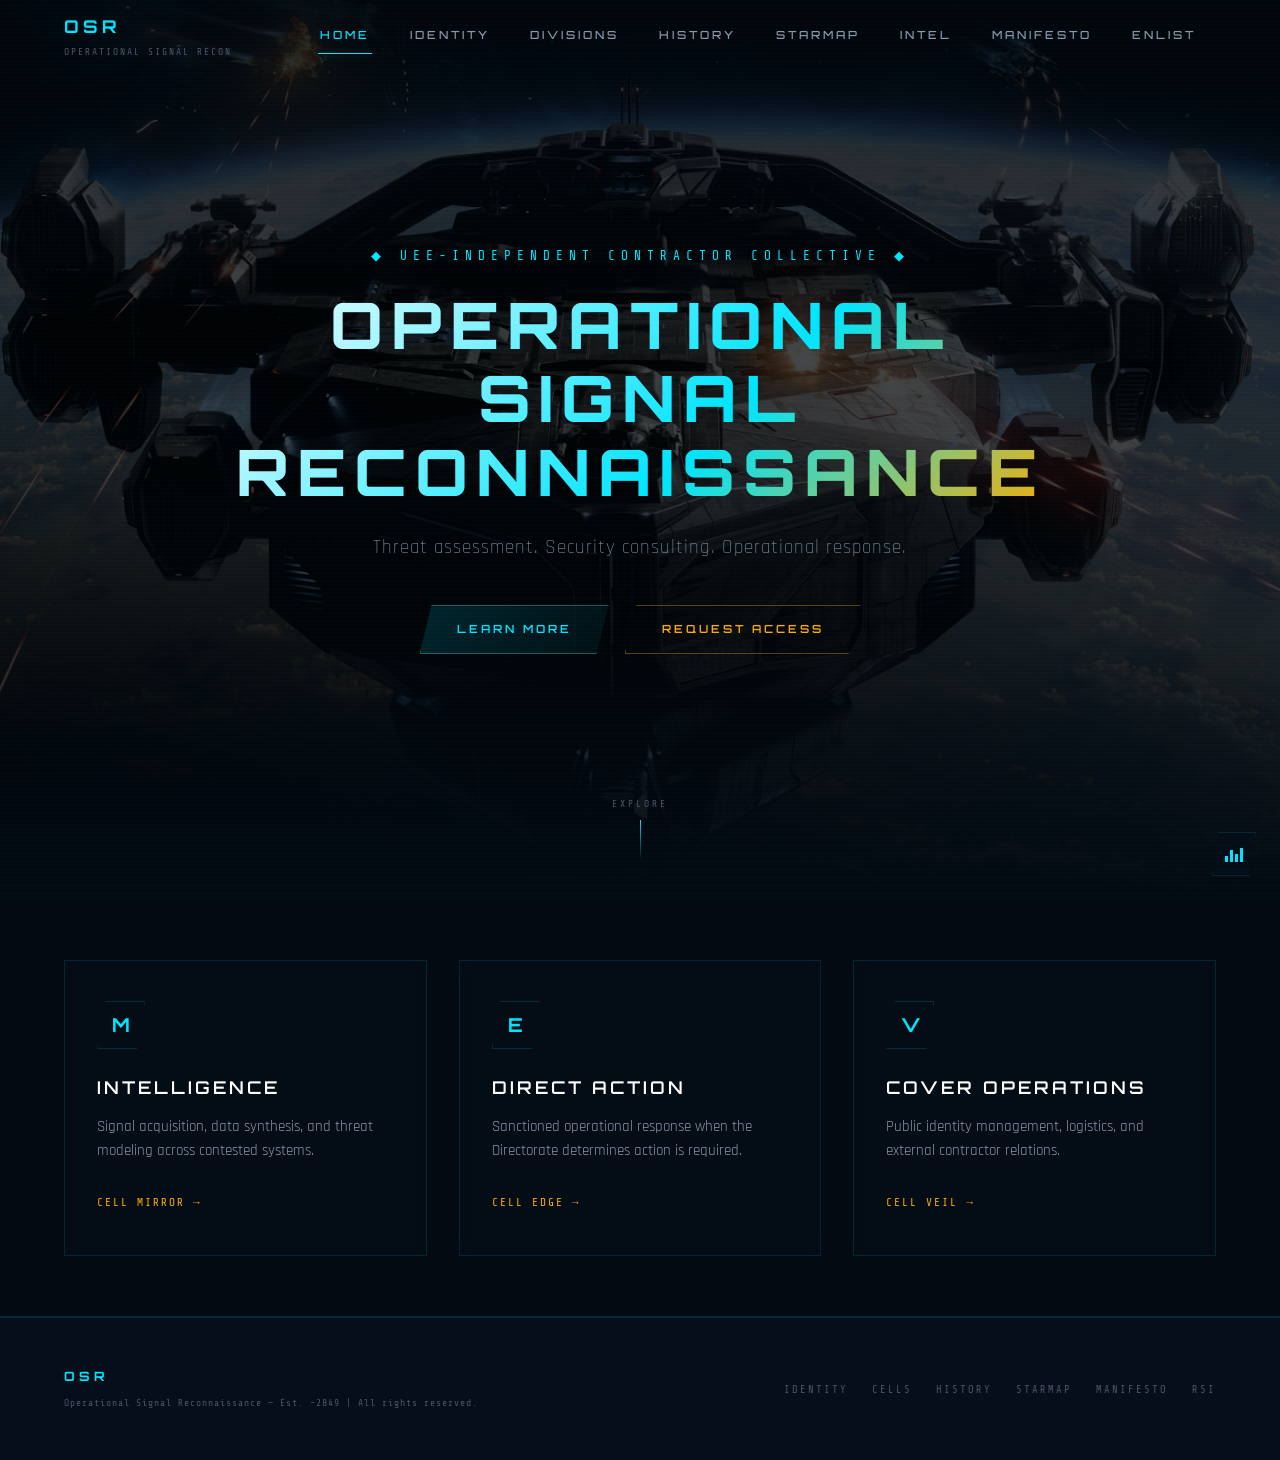
<file: index.html>
<!DOCTYPE html>
<html lang="en">

<head>
  <meta charset="UTF-8">
  <meta name="viewport" content="width=device-width, initial-scale=1.0">
  <title>OSR — Operational Signal Reconnaissance | Independent PMC</title>
  <meta name="description" content="Operational Signal Reconnaissance — a selective independent contractor collective specializing in threat assessment, security consulting, and operational response across contested systems.">
  <meta property="og:title" content="OSR — Operational Signal Reconnaissance">
  <meta property="og:description" content="We do not recruit broadly. We do not advertise results. Threat assessment. Security consulting. Operational response.">
  <meta property="og:type" content="website">
  <link rel="stylesheet" href="styles/main.css">
</head>

<body data-page="home">
  <canvas id="star-canvas" aria-hidden="true"></canvas>
  <div class="scanline-overlay" aria-hidden="true"></div>

  <!-- NAVIGATION -->
  <div id="nav-wrapper">
    <nav>
      <a href="index.html" class="nav-logo">
        <div>
          <span class="nav-logo-text">OSR</span>
          <span class="nav-logo-sub">Operational Signal Recon</span>
        </div>
      </a>
      <ul class="nav-links" id="nav-links">
        <li><a href="index.html" data-page="home" class="active">Home</a></li>
        <li><a href="about.html" data-page="about">Identity</a></li>
        <li><a href="cells.html" data-page="cells">Divisions</a></li>
        <li><a href="timeline.html" data-page="timeline">History</a></li>
        <li><a href="starmap.html" data-page="starmap">Starmap</a></li>
        <li><a href="gallery.html" data-page="gallery">Intel</a></li>
        <li><a href="manifesto.html" data-page="manifesto">Manifesto</a></li>
        <li><a href="recruitment.html" data-page="recruitment">Enlist</a></li>
      </ul>
      <button class="nav-toggle" id="nav-toggle" aria-label="Toggle navigation">
        <span></span><span></span><span></span>
      </button>
    </nav>
  </div>

  <!-- HERO SECTION -->
  <section id="hero">
    <div class="hero-bg">
      <img src="assets/images/Carosel/Random/SC_25_Wallpaper_3840x2160.jpg" alt="OSR fleet in orbit — capital ship engagement">
    </div>
    <div class="hero-content">
      <p class="hero-designation">◆ UEE-INDEPENDENT CONTRACTOR COLLECTIVE ◆</p>
      <h1 class="hero-title">Operational Signal<br>Reconnaissance</h1>
      <p class="hero-tagline">
        Threat assessment. Security consulting. Operational response.
        <br>
        <span id="hero-typing" class="typing-cursor"></span>
      </p>
      <div class="hero-cta-group">
        <a href="about.html" class="btn btn--primary">Learn More</a>
        <a href="recruitment.html" class="btn btn--amber">Request Access</a>
      </div>
    </div>
    <div class="hero-scroll-indicator">
      <span>Explore</span>
      <div class="scroll-arrow"></div>
    </div>
  </section>

  <!-- BRIEF INTRO BELOW HERO -->
  <section id="intro" class="intro-section">
    <div class="container">
      <div class="intro-grid reveal">
        <div class="intro-card">
          <div class="intro-card-icon">M</div>
          <h3 class="intro-card-title">Intelligence</h3>
          <p class="intro-card-text">Signal acquisition, data synthesis, and threat modeling across contested systems.</p>
          <a href="cells.html" class="intro-card-link">Cell MIRROR →</a>
        </div>
        <div class="intro-card">
          <div class="intro-card-icon">E</div>
          <h3 class="intro-card-title">Direct Action</h3>
          <p class="intro-card-text">Sanctioned operational response when the Directorate determines action is required.</p>
          <a href="cells.html" class="intro-card-link">Cell EDGE →</a>
        </div>
        <div class="intro-card">
          <div class="intro-card-icon">V</div>
          <h3 class="intro-card-title">Cover Operations</h3>
          <p class="intro-card-text">Public identity management, logistics, and external contractor relations.</p>
          <a href="cells.html" class="intro-card-link">Cell VEIL →</a>
        </div>
      </div>
    </div>
  </section>

  <!-- FOOTER -->
  <footer>
    <div class="container">
      <div class="footer-content">
        <div class="footer-left">
          <span class="footer-logo">OSR</span>
          <span class="footer-copy">Operational Signal Reconnaissance — Est. ~2849 | All rights reserved.</span>
        </div>
        <ul class="footer-links">
          <li><a href="about.html">Identity</a></li>
          <li><a href="cells.html">Cells</a></li>
          <li><a href="timeline.html">History</a></li>
          <li><a href="starmap.html">Starmap</a></li>
          <li><a href="manifesto.html">Manifesto</a></li>
          <li><a href="https://robertsspaceindustries.com/en/orgs/OSR" target="_blank" rel="noopener">RSI</a></li>
        </ul>
      </div>
    </div>
  </footer>

  <!-- Background Audio -->
  <audio id="bg-audio" loop preload="auto">
    <source src="assets/Audio/SC_SabreRavenTrailer.mp3" type="audio/mpeg">
  </audio>
  <button class="audio-toggle muted" id="audio-toggle" aria-label="Toggle ambient audio">
    <div class="sound-bars"><span></span><span></span><span></span><span></span></div>
  </button>

  <script src="scripts/main.js"></script>
</body>
</html>
</file>
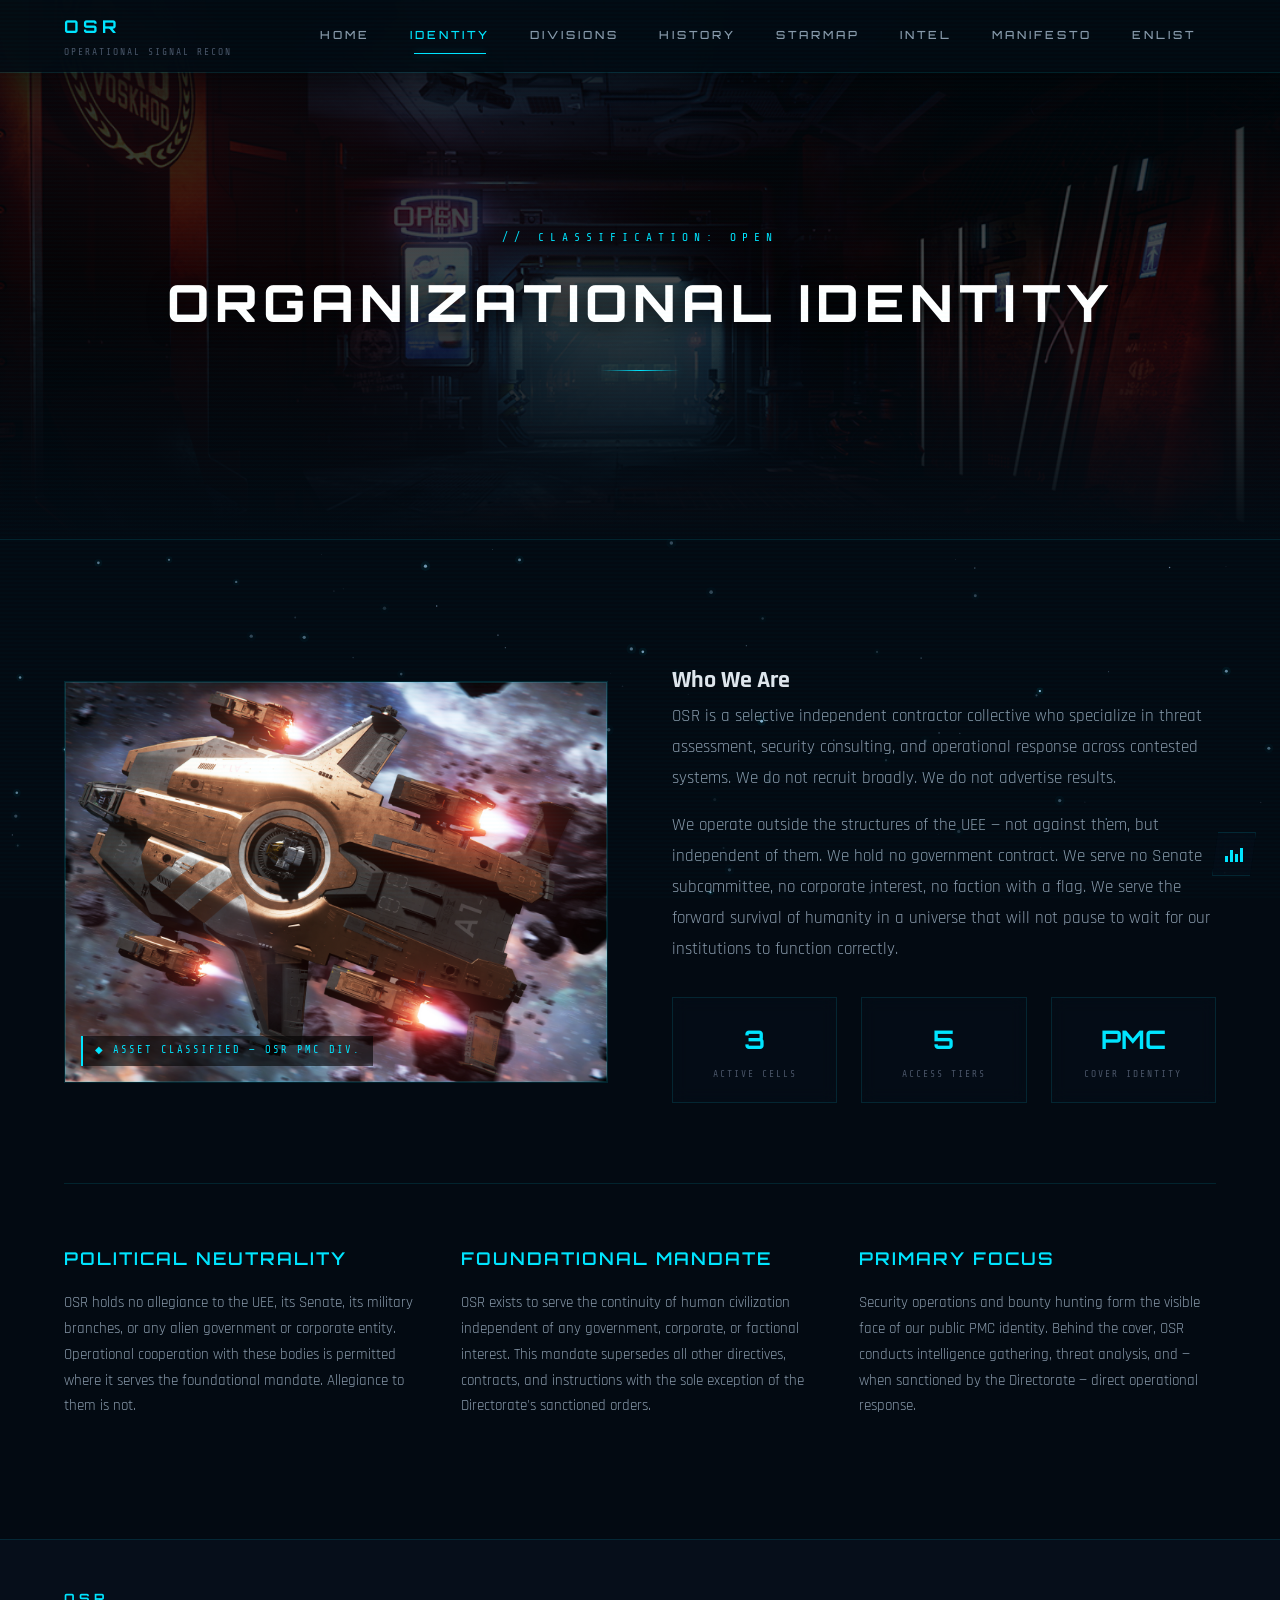
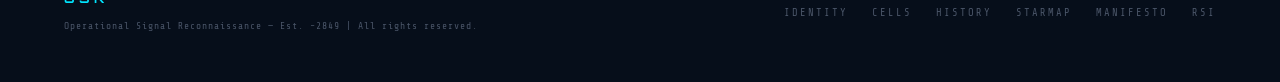
<file: about.html>
<!DOCTYPE html>
<html lang="en">

<head>
  <meta charset="UTF-8">
  <meta name="viewport" content="width=device-width, initial-scale=1.0">
  <title>Identity — OSR | Operational Signal Reconnaissance</title>
  <meta name="description" content="OSR is a selective independent contractor collective specializing in threat assessment, security consulting, and operational response across contested systems.">
  <link rel="stylesheet" href="styles/main.css">
</head>

<body data-page="about">
  <canvas id="star-canvas" aria-hidden="true"></canvas>
  <div class="scanline-overlay" aria-hidden="true"></div>

  <!-- NAVIGATION -->
  <div id="nav-wrapper">
    <nav>
      <a href="index.html" class="nav-logo">
        <div>
          <span class="nav-logo-text">OSR</span>
          <span class="nav-logo-sub">Operational Signal Recon</span>
        </div>
      </a>
      <ul class="nav-links" id="nav-links">
        <li><a href="index.html" data-page="home">Home</a></li>
        <li><a href="about.html" data-page="about" class="active">Identity</a></li>
        <li><a href="cells.html" data-page="cells">Divisions</a></li>
        <li><a href="timeline.html" data-page="timeline">History</a></li>
        <li><a href="starmap.html" data-page="starmap">Starmap</a></li>
        <li><a href="gallery.html" data-page="gallery">Intel</a></li>
        <li><a href="manifesto.html" data-page="manifesto">Manifesto</a></li>
        <li><a href="recruitment.html" data-page="recruitment">Enlist</a></li>
      </ul>
      <button class="nav-toggle" id="nav-toggle" aria-label="Toggle navigation">
        <span></span><span></span><span></span>
      </button>
    </nav>
  </div>

  <!-- PAGE HERO -->
  <section class="page-hero">
    <div class="page-hero-bg">
      <img src="assets/images/Banner/Random/SC_20_Wallpaper_1500x500.jpg" alt="OSR operations">
    </div>
    <div class="page-hero-content">
      <p class="section-label">// Classification: Open</p>
      <h1 class="page-hero-title">Organizational Identity</h1>
      <div class="section-line"></div>
    </div>
  </section>

  <!-- ABOUT CONTENT -->
  <section id="about" class="page-section">
    <div class="container">
      <div class="about-grid">
        <div class="about-image-wrapper reveal">
          <img src="assets/images/Carosel/Random/SC_05_Wallpaper_3840x2160.jpg" alt="OSR reconnaissance vessel in asteroid field">
          <div class="about-image-hud">◆ Asset classified — OSR PMC Div.</div>
        </div>

        <div class="about-text reveal">
          <h2>Who We Are</h2>
          <p>
            OSR is a selective independent contractor collective who specialize in threat assessment,
            security consulting, and operational response across contested systems. We do not recruit
            broadly. We do not advertise results.
          </p>
          <p>
            We operate outside the structures of the UEE — not against them, but independent of them.
            We hold no government contract. We serve no Senate subcommittee, no corporate interest,
            no faction with a flag. We serve the forward survival of humanity in a universe that will
            not pause to wait for our institutions to function correctly.
          </p>

          <div class="about-stats">
            <div class="stat-item">
              <div class="stat-value" data-count="3">0</div>
              <div class="stat-label">Active Cells</div>
            </div>
            <div class="stat-item">
              <div class="stat-value" data-count="5">0</div>
              <div class="stat-label">Access Tiers</div>
            </div>
            <div class="stat-item">
              <div class="stat-value">PMC</div>
              <div class="stat-label">Cover Identity</div>
            </div>
          </div>
        </div>
      </div>

      <!-- ADDITIONAL ABOUT INFO -->
      <div class="about-extended reveal">
        <div class="about-extended-block">
          <h3>Political Neutrality</h3>
          <p>
            OSR holds no allegiance to the UEE, its Senate, its military branches, or any alien
            government or corporate entity. Operational cooperation with these bodies is permitted
            where it serves the foundational mandate. Allegiance to them is not.
          </p>
        </div>
        <div class="about-extended-block">
          <h3>Foundational Mandate</h3>
          <p>
            OSR exists to serve the continuity of human civilization independent of any government,
            corporate, or factional interest. This mandate supersedes all other directives, contracts,
            and instructions with the sole exception of the Directorate's sanctioned orders.
          </p>
        </div>
        <div class="about-extended-block">
          <h3>Primary Focus</h3>
          <p>
            Security operations and bounty hunting form the visible face of our public PMC identity.
            Behind the cover, OSR conducts intelligence gathering, threat analysis, and — when
            sanctioned by the Directorate — direct operational response.
          </p>
        </div>
      </div>
    </div>
  </section>

  <!-- FOOTER -->
  <footer>
    <div class="container">
      <div class="footer-content">
        <div class="footer-left">
          <span class="footer-logo">OSR</span>
          <span class="footer-copy">Operational Signal Reconnaissance — Est. ~2849 | All rights reserved.</span>
        </div>
        <ul class="footer-links">
          <li><a href="about.html">Identity</a></li>
          <li><a href="cells.html">Cells</a></li>
          <li><a href="timeline.html">History</a></li>
          <li><a href="starmap.html">Starmap</a></li>
          <li><a href="manifesto.html">Manifesto</a></li>
          <li><a href="https://robertsspaceindustries.com/en/orgs/OSR" target="_blank" rel="noopener">RSI</a></li>
        </ul>
      </div>
    </div>
  </footer>

  <audio id="bg-audio" loop preload="auto">
    <source src="assets/Audio/SC_SabreRavenTrailer.mp3" type="audio/mpeg">
  </audio>
  <button class="audio-toggle muted" id="audio-toggle" aria-label="Toggle ambient audio">
    <div class="sound-bars"><span></span><span></span><span></span><span></span></div>
  </button>

  <script src="scripts/main.js"></script>
</body>
</html>
</file>
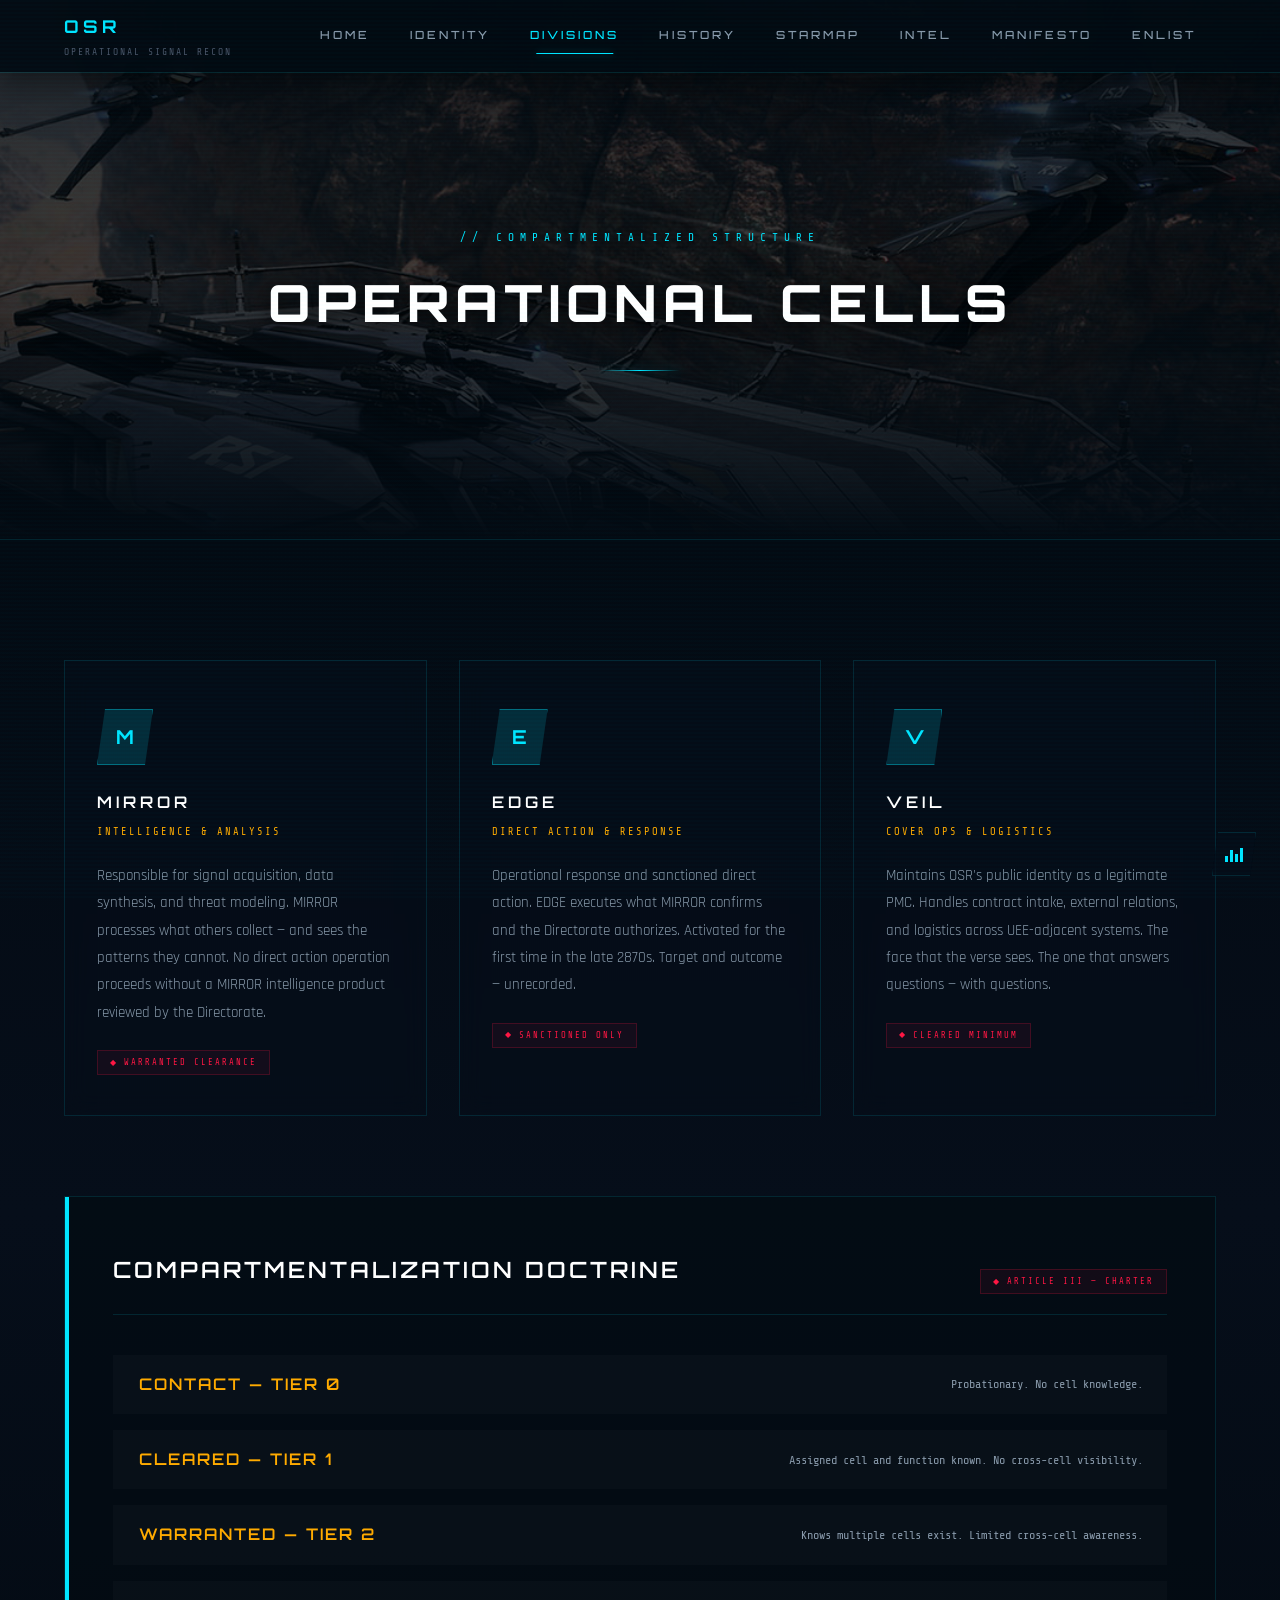
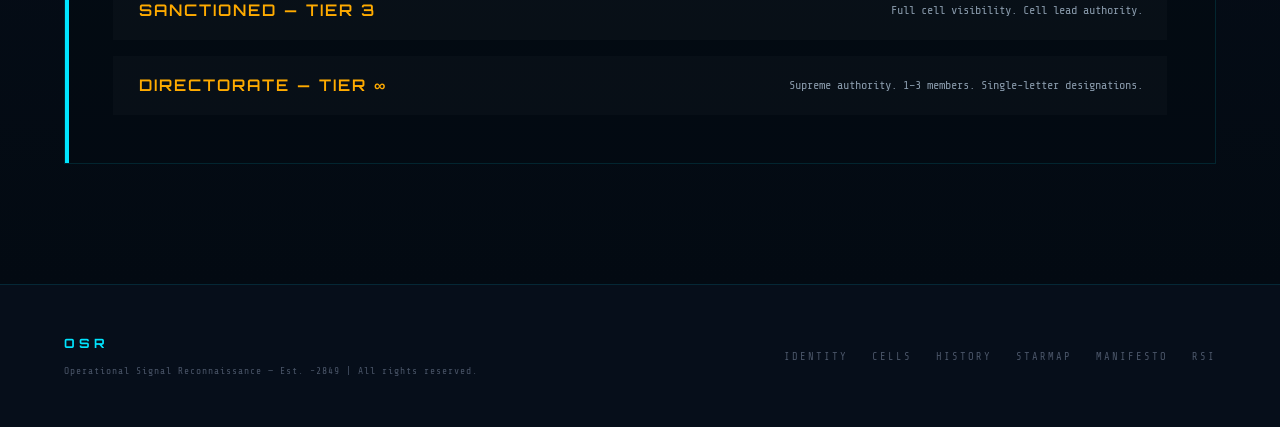
<file: cells.html>
<!DOCTYPE html>
<html lang="en">

<head>
  <meta charset="UTF-8">
  <meta name="viewport" content="width=device-width, initial-scale=1.0">
  <title>Divisions — OSR | Operational Signal Reconnaissance</title>
  <meta name="description" content="OSR operates three standing cells: MIRROR (Intelligence), EDGE (Direct Action), and VEIL (Cover Operations). Compartmentalized by design.">
  <link rel="stylesheet" href="styles/main.css">
</head>

<body data-page="cells">
  <canvas id="star-canvas" aria-hidden="true"></canvas>
  <div class="scanline-overlay" aria-hidden="true"></div>

  <!-- NAVIGATION -->
  <div id="nav-wrapper">
    <nav>
      <a href="index.html" class="nav-logo">
        <div>
          <span class="nav-logo-text">OSR</span>
          <span class="nav-logo-sub">Operational Signal Recon</span>
        </div>
      </a>
      <ul class="nav-links" id="nav-links">
        <li><a href="index.html" data-page="home">Home</a></li>
        <li><a href="about.html" data-page="about">Identity</a></li>
        <li><a href="cells.html" data-page="cells" class="active">Divisions</a></li>
        <li><a href="timeline.html" data-page="timeline">History</a></li>
        <li><a href="starmap.html" data-page="starmap">Starmap</a></li>
        <li><a href="gallery.html" data-page="gallery">Intel</a></li>
        <li><a href="manifesto.html" data-page="manifesto">Manifesto</a></li>
        <li><a href="recruitment.html" data-page="recruitment">Enlist</a></li>
      </ul>
      <button class="nav-toggle" id="nav-toggle" aria-label="Toggle navigation">
        <span></span><span></span><span></span>
      </button>
    </nav>
  </div>

  <!-- PAGE HERO -->
  <section class="page-hero">
    <div class="page-hero-bg">
      <img src="assets/images/Banner/Random/SC_37_Wallpaper_1500x500.jpg" alt="Fleet operations">
    </div>
    <div class="page-hero-content">
      <p class="section-label">// Compartmentalized Structure</p>
      <h1 class="page-hero-title">Operational Cells</h1>
      <div class="section-line"></div>
    </div>
  </section>

  <!-- CELLS CONTENT -->
  <section id="cells" class="page-section">
    <div class="container">
      <div class="cells-grid stagger-children">
        <!-- MIRROR -->
        <div class="cell-card reveal">
          <div class="cell-icon">M</div>
          <h2 class="cell-name">Mirror</h2>
          <p class="cell-role">Intelligence &amp; Analysis</p>
          <p class="cell-desc">
            Responsible for signal acquisition, data synthesis, and threat modeling.
            MIRROR processes what others collect — and sees the patterns they cannot.
            No direct action operation proceeds without a MIRROR intelligence product
            reviewed by the Directorate.
          </p>
          <div class="cell-classification">Warranted Clearance</div>
        </div>

        <!-- EDGE -->
        <div class="cell-card reveal">
          <div class="cell-icon">E</div>
          <h2 class="cell-name">Edge</h2>
          <p class="cell-role">Direct Action &amp; Response</p>
          <p class="cell-desc">
            Operational response and sanctioned direct action. EDGE executes what
            MIRROR confirms and the Directorate authorizes. Activated for the first
            time in the late 2870s. Target and outcome — unrecorded.
          </p>
          <div class="cell-classification">Sanctioned Only</div>
        </div>

        <!-- VEIL -->
        <div class="cell-card reveal">
          <div class="cell-icon">V</div>
          <h2 class="cell-name">Veil</h2>
          <p class="cell-role">Cover Ops &amp; Logistics</p>
          <p class="cell-desc">
            Maintains OSR's public identity as a legitimate PMC. Handles contract
            intake, external relations, and logistics across UEE-adjacent systems.
            The face that the verse sees. The one that answers questions — with questions.
          </p>
          <div class="cell-classification">Cleared Minimum</div>
        </div>
      </div>

      <!-- COMPARTMENTALIZATION DOCTRINE -->
      <div class="doctrine-block reveal">
        <div class="doctrine-header">
          <h3>Compartmentalization Doctrine</h3>
          <div class="cell-classification">Article III — Charter</div>
        </div>
        <div class="doctrine-tiers">
          <div class="doctrine-tier">
            <span class="doctrine-tier-name">Contact — Tier 0</span>
            <span class="doctrine-tier-access">Probationary. No cell knowledge.</span>
          </div>
          <div class="doctrine-tier">
            <span class="doctrine-tier-name">Cleared — Tier 1</span>
            <span class="doctrine-tier-access">Assigned cell and function known. No cross-cell visibility.</span>
          </div>
          <div class="doctrine-tier">
            <span class="doctrine-tier-name">Warranted — Tier 2</span>
            <span class="doctrine-tier-access">Knows multiple cells exist. Limited cross-cell awareness.</span>
          </div>
          <div class="doctrine-tier">
            <span class="doctrine-tier-name">Sanctioned — Tier 3</span>
            <span class="doctrine-tier-access">Full cell visibility. Cell lead authority.</span>
          </div>
          <div class="doctrine-tier">
            <span class="doctrine-tier-name">Directorate — Tier ∞</span>
            <span class="doctrine-tier-access">Supreme authority. 1–3 members. Single-letter designations.</span>
          </div>
        </div>
      </div>
    </div>
  </section>

  <!-- FOOTER -->
  <footer>
    <div class="container">
      <div class="footer-content">
        <div class="footer-left">
          <span class="footer-logo">OSR</span>
          <span class="footer-copy">Operational Signal Reconnaissance — Est. ~2849 | All rights reserved.</span>
        </div>
        <ul class="footer-links">
          <li><a href="about.html">Identity</a></li>
          <li><a href="cells.html">Cells</a></li>
          <li><a href="timeline.html">History</a></li>
          <li><a href="starmap.html">Starmap</a></li>
          <li><a href="manifesto.html">Manifesto</a></li>
          <li><a href="https://robertsspaceindustries.com/en/orgs/OSR" target="_blank" rel="noopener">RSI</a></li>
        </ul>
      </div>
    </div>
  </footer>

  <audio id="bg-audio" loop preload="auto">
    <source src="assets/Audio/SC_SabreRavenTrailer.mp3" type="audio/mpeg">
  </audio>
  <button class="audio-toggle muted" id="audio-toggle" aria-label="Toggle ambient audio">
    <div class="sound-bars"><span></span><span></span><span></span><span></span></div>
  </button>

  <script src="scripts/main.js"></script>
</body>
</html>
</file>
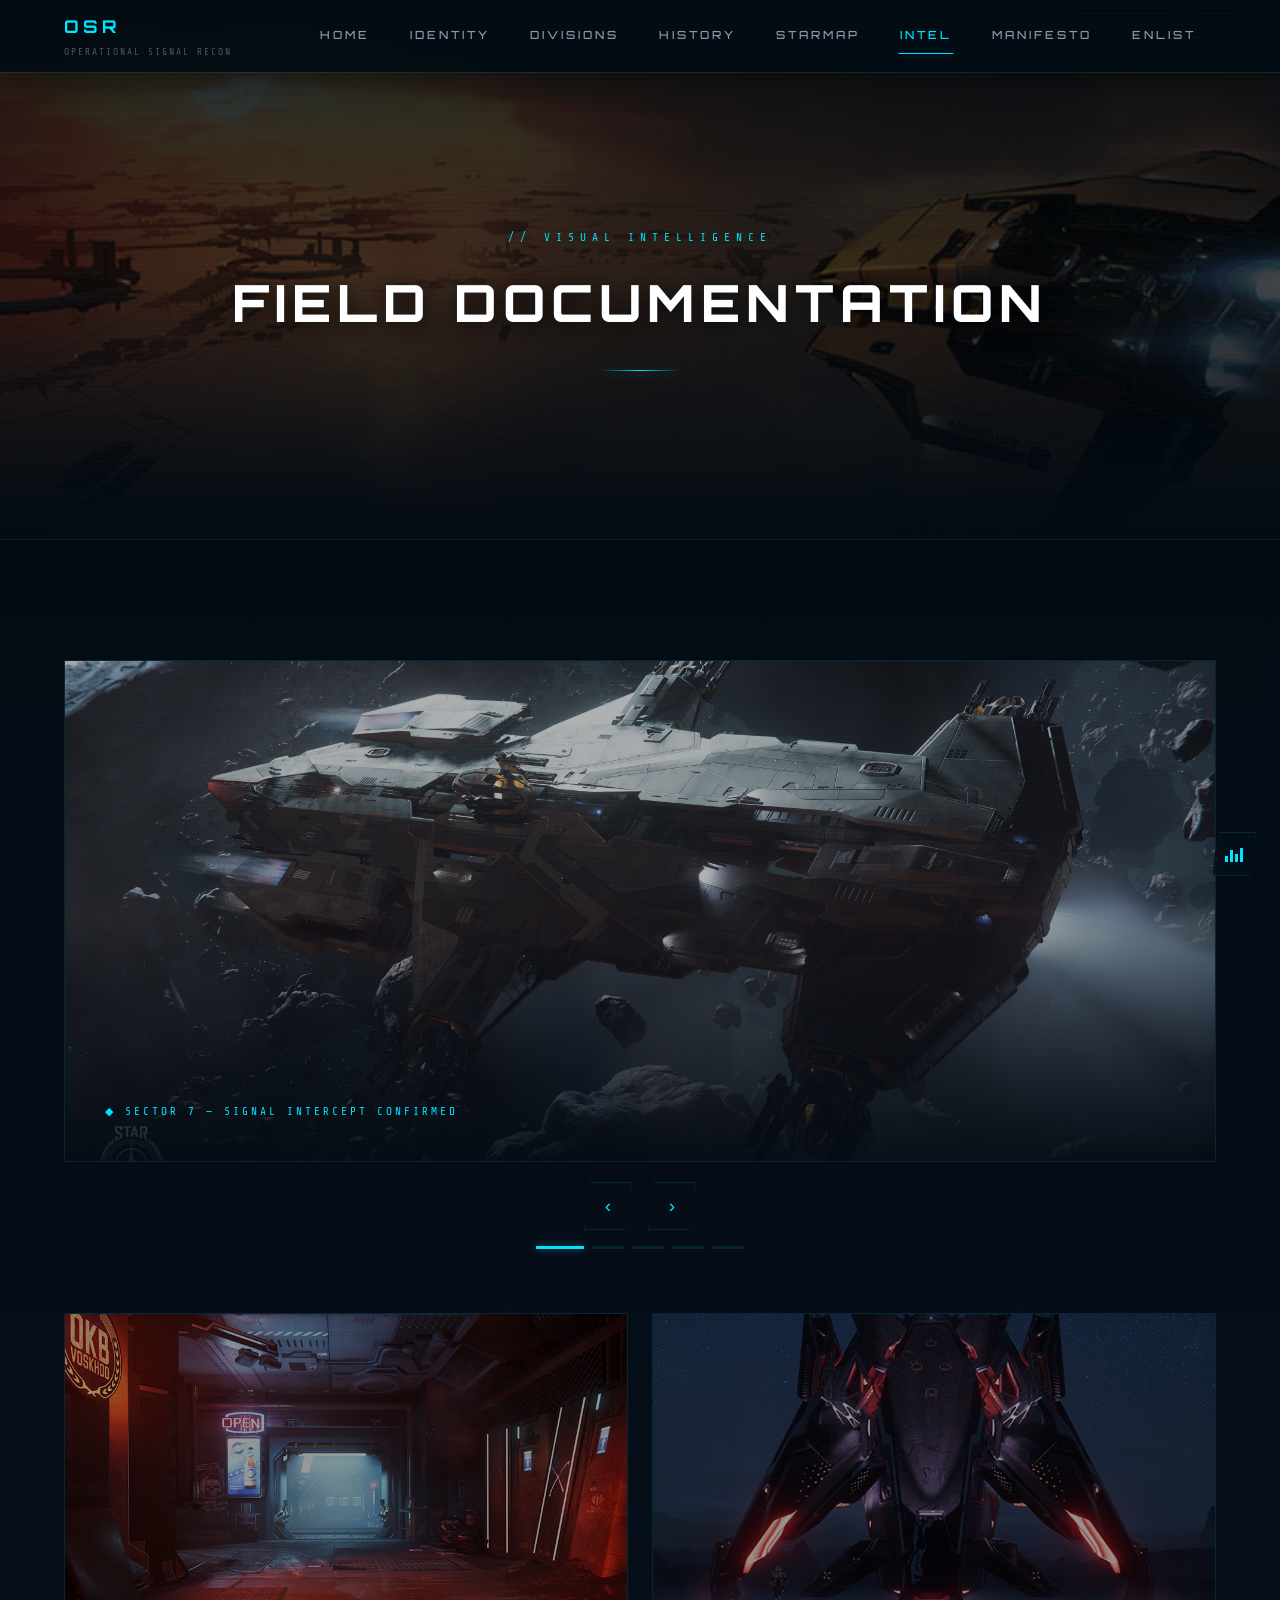
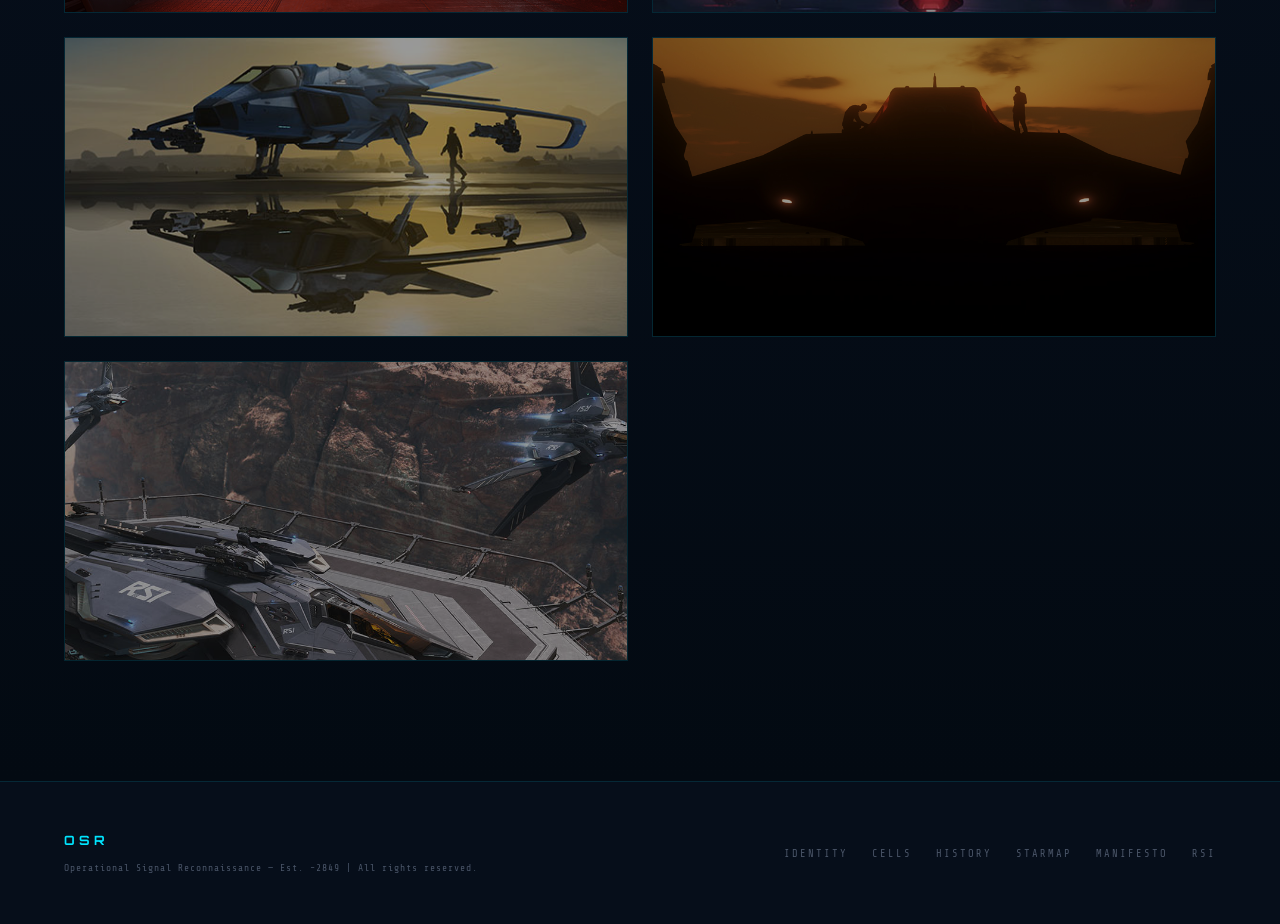
<file: gallery.html>
<!DOCTYPE html>
<html lang="en">

<head>
  <meta charset="UTF-8">
  <meta name="viewport" content="width=device-width, initial-scale=1.0">
  <title>Intel — OSR | Operational Signal Reconnaissance</title>
  <meta name="description" content="Field documentation and visual intelligence from OSR operations across contested systems.">
  <link rel="stylesheet" href="styles/main.css">
</head>

<body data-page="gallery">
  <canvas id="star-canvas" aria-hidden="true"></canvas>
  <div class="scanline-overlay" aria-hidden="true"></div>

  <!-- NAVIGATION -->
  <div id="nav-wrapper">
    <nav>
      <a href="index.html" class="nav-logo">
        <div>
          <span class="nav-logo-text">OSR</span>
          <span class="nav-logo-sub">Operational Signal Recon</span>
        </div>
      </a>
      <ul class="nav-links" id="nav-links">
        <li><a href="index.html" data-page="home">Home</a></li>
        <li><a href="about.html" data-page="about">Identity</a></li>
        <li><a href="cells.html" data-page="cells">Divisions</a></li>
        <li><a href="timeline.html" data-page="timeline">History</a></li>
        <li><a href="starmap.html" data-page="starmap">Starmap</a></li>
        <li><a href="gallery.html" data-page="gallery" class="active">Intel</a></li>
        <li><a href="manifesto.html" data-page="manifesto">Manifesto</a></li>
        <li><a href="recruitment.html" data-page="recruitment">Enlist</a></li>
      </ul>
      <button class="nav-toggle" id="nav-toggle" aria-label="Toggle navigation">
        <span></span><span></span><span></span>
      </button>
    </nav>
  </div>

  <!-- PAGE HERO -->
  <section class="page-hero">
    <div class="page-hero-bg">
      <img src="assets/images/Banner/Random/SC_36_Wallpaper_851x315.jpg" alt="Space operations">
    </div>
    <div class="page-hero-content">
      <p class="section-label">// Visual Intelligence</p>
      <h1 class="page-hero-title">Field Documentation</h1>
      <div class="section-line"></div>
    </div>
  </section>

  <!-- GALLERY CONTENT -->
  <section id="gallery" class="page-section">
    <div class="container">
      <!-- CAROUSEL -->
      <div class="carousel-wrapper reveal">
        <div class="carousel-track" id="carousel-track">
          <div class="carousel-slide">
            <img src="assets/images/Carosel/Random/SC_07_Wallpaper_3840x2160.jpg" alt="Deep space reconnaissance">
            <div class="carousel-slide-overlay">
              <span class="carousel-slide-caption">◆ Sector 7 — Signal intercept confirmed</span>
            </div>
          </div>
          <div class="carousel-slide">
            <img src="assets/images/Carosel/Random/SC_12_Wallpaper_3840x2160.jpg" alt="Tactical engagement">
            <div class="carousel-slide-overlay">
              <span class="carousel-slide-caption">◆ Asset deployment — EDGE operational</span>
            </div>
          </div>
          <div class="carousel-slide">
            <img src="assets/images/Carosel/Random/SC_13_Wallpaper_3840x2160.jpg" alt="Fleet operations">
            <div class="carousel-slide-overlay">
              <span class="carousel-slide-caption">◆ VEIL cover transit — contractor fleet</span>
            </div>
          </div>
          <div class="carousel-slide">
            <img src="assets/images/Carosel/Random/SC_05_Wallpaper_3840x2160.jpg" alt="Asteroid belt patrol">
            <div class="carousel-slide-overlay">
              <span class="carousel-slide-caption">◆ MIRROR asset — deep field surveillance</span>
            </div>
          </div>
          <div class="carousel-slide">
            <img src="assets/images/Carosel/Random/SC_25_Wallpaper_3840x2160.jpg" alt="Capital ship engagement">
            <div class="carousel-slide-overlay">
              <span class="carousel-slide-caption">◆ Directorate sanctioned — full response</span>
            </div>
          </div>
        </div>
      </div>

      <div class="carousel-controls">
        <button class="carousel-btn" id="carousel-prev" aria-label="Previous slide">‹</button>
        <button class="carousel-btn" id="carousel-next" aria-label="Next slide">›</button>
      </div>
      <div class="carousel-indicators">
        <button class="carousel-indicator active" aria-label="Slide 1"></button>
        <button class="carousel-indicator" aria-label="Slide 2"></button>
        <button class="carousel-indicator" aria-label="Slide 3"></button>
        <button class="carousel-indicator" aria-label="Slide 4"></button>
        <button class="carousel-indicator" aria-label="Slide 5"></button>
      </div>

      <!-- IMAGE GRID -->
      <div class="gallery-grid stagger-children">
        <div class="gallery-item reveal">
          <img src="assets/images/Banner/Random/SC_20_Wallpaper_1500x500.jpg" alt="Operational asset">
          <div class="gallery-item-overlay">
            <span class="gallery-item-caption">Reconnaissance — Vanduul frontier</span>
          </div>
        </div>
        <div class="gallery-item reveal">
          <img src="assets/images/Banner/Random/SC_28_Wallpaper_851x315.jpg" alt="Combat asset">
          <div class="gallery-item-overlay">
            <span class="gallery-item-caption">EDGE deployment — contested sector</span>
          </div>
        </div>
        <div class="gallery-item reveal">
          <img src="assets/images/Banner/Random/SC_33_Wallpaper_851x315.jpg" alt="Field operations">
          <div class="gallery-item-overlay">
            <span class="gallery-item-caption">VEIL logistics — supply corridor</span>
          </div>
        </div>
        <div class="gallery-item reveal">
          <img src="assets/images/Banner/Home/SC_08_Wallpaper_1500x500.jpg" alt="Sunset hangar">
          <div class="gallery-item-overlay">
            <span class="gallery-item-caption">Forward operating base — dusk</span>
          </div>
        </div>
        <div class="gallery-item reveal">
          <img src="assets/images/Banner/Random/SC_37_Wallpaper_1500x500.jpg" alt="Fleet staging">
          <div class="gallery-item-overlay">
            <span class="gallery-item-caption">Fleet staging — pre-operation</span>
          </div>
        </div>
      </div>
    </div>
  </section>

  <!-- FOOTER -->
  <footer>
    <div class="container">
      <div class="footer-content">
        <div class="footer-left">
          <span class="footer-logo">OSR</span>
          <span class="footer-copy">Operational Signal Reconnaissance — Est. ~2849 | All rights reserved.</span>
        </div>
        <ul class="footer-links">
          <li><a href="about.html">Identity</a></li>
          <li><a href="cells.html">Cells</a></li>
          <li><a href="timeline.html">History</a></li>
          <li><a href="starmap.html">Starmap</a></li>
          <li><a href="manifesto.html">Manifesto</a></li>
          <li><a href="https://robertsspaceindustries.com/en/orgs/OSR" target="_blank" rel="noopener">RSI</a></li>
        </ul>
      </div>
    </div>
  </footer>

  <audio id="bg-audio" loop preload="auto">
    <source src="assets/Audio/SC_SabreRavenTrailer.mp3" type="audio/mpeg">
  </audio>
  <button class="audio-toggle muted" id="audio-toggle" aria-label="Toggle ambient audio">
    <div class="sound-bars"><span></span><span></span><span></span><span></span></div>
  </button>

  <script src="scripts/main.js"></script>
</body>
</html>
</file>
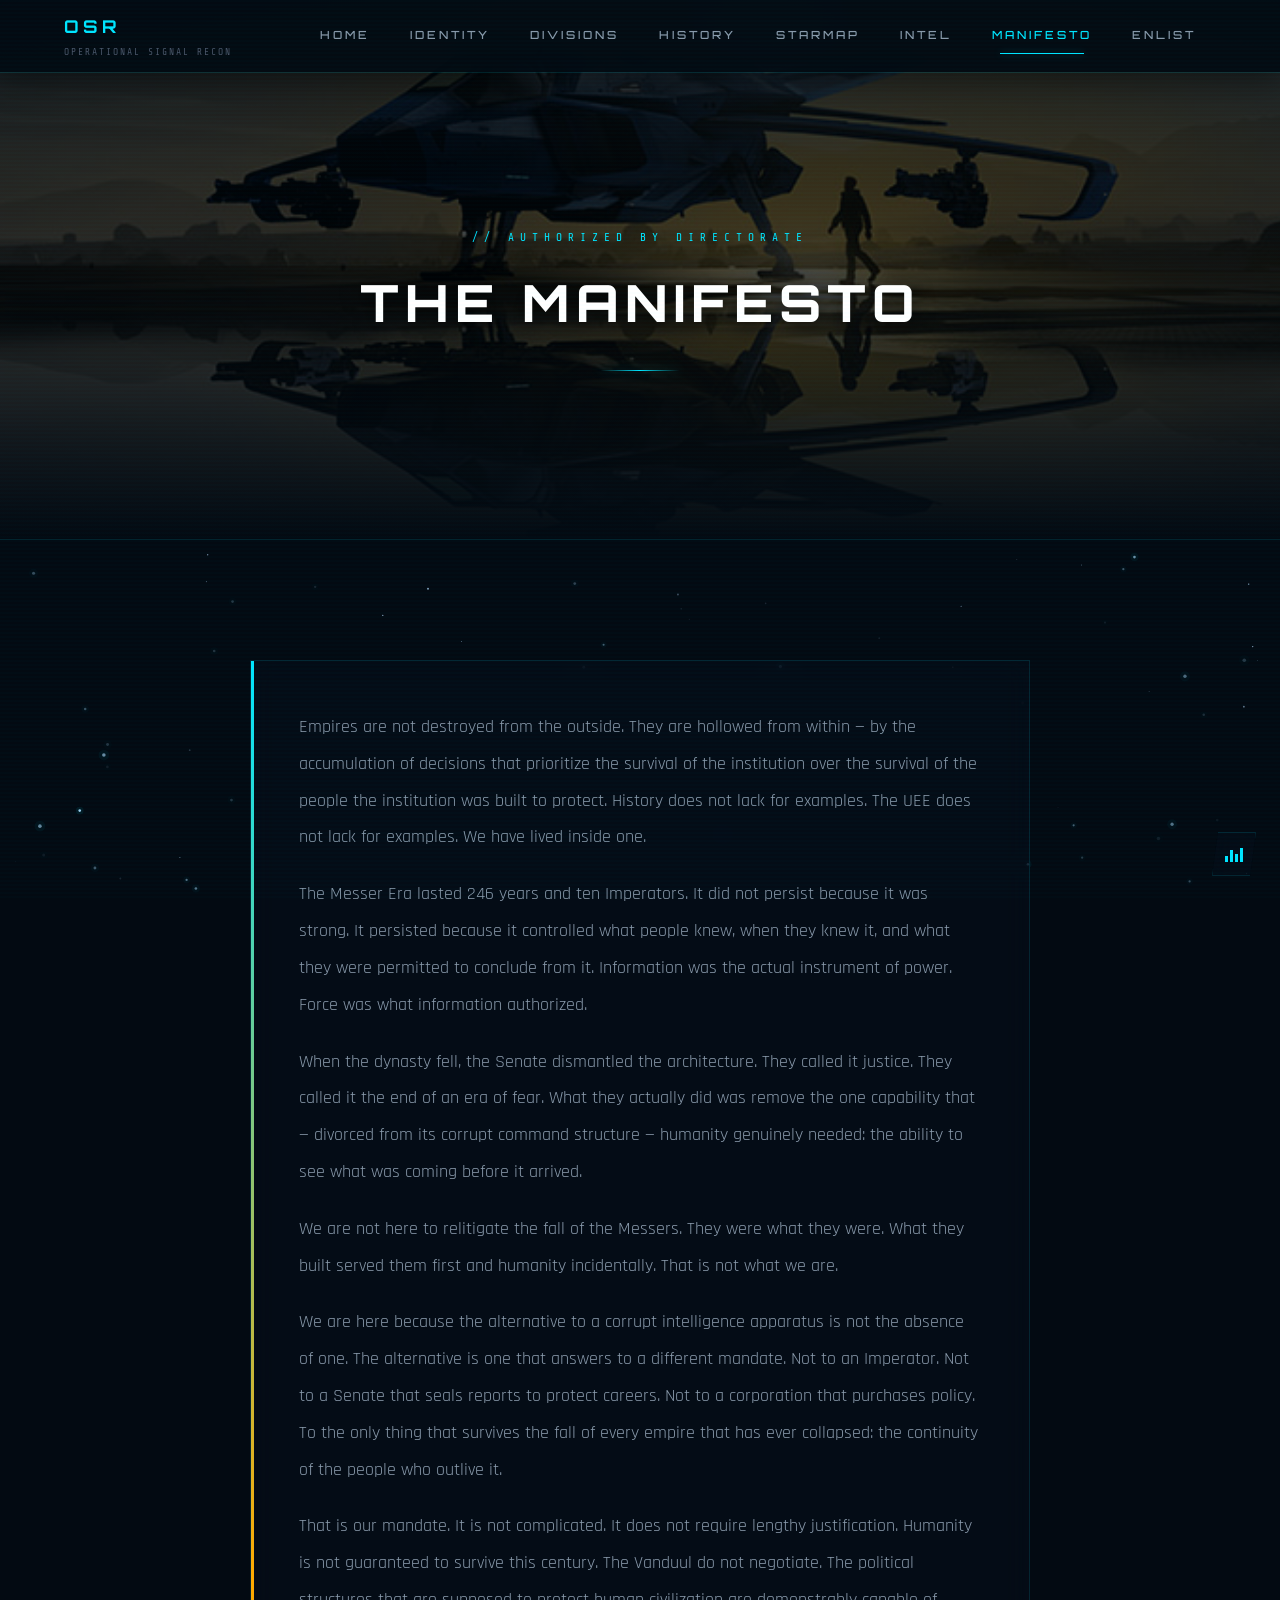
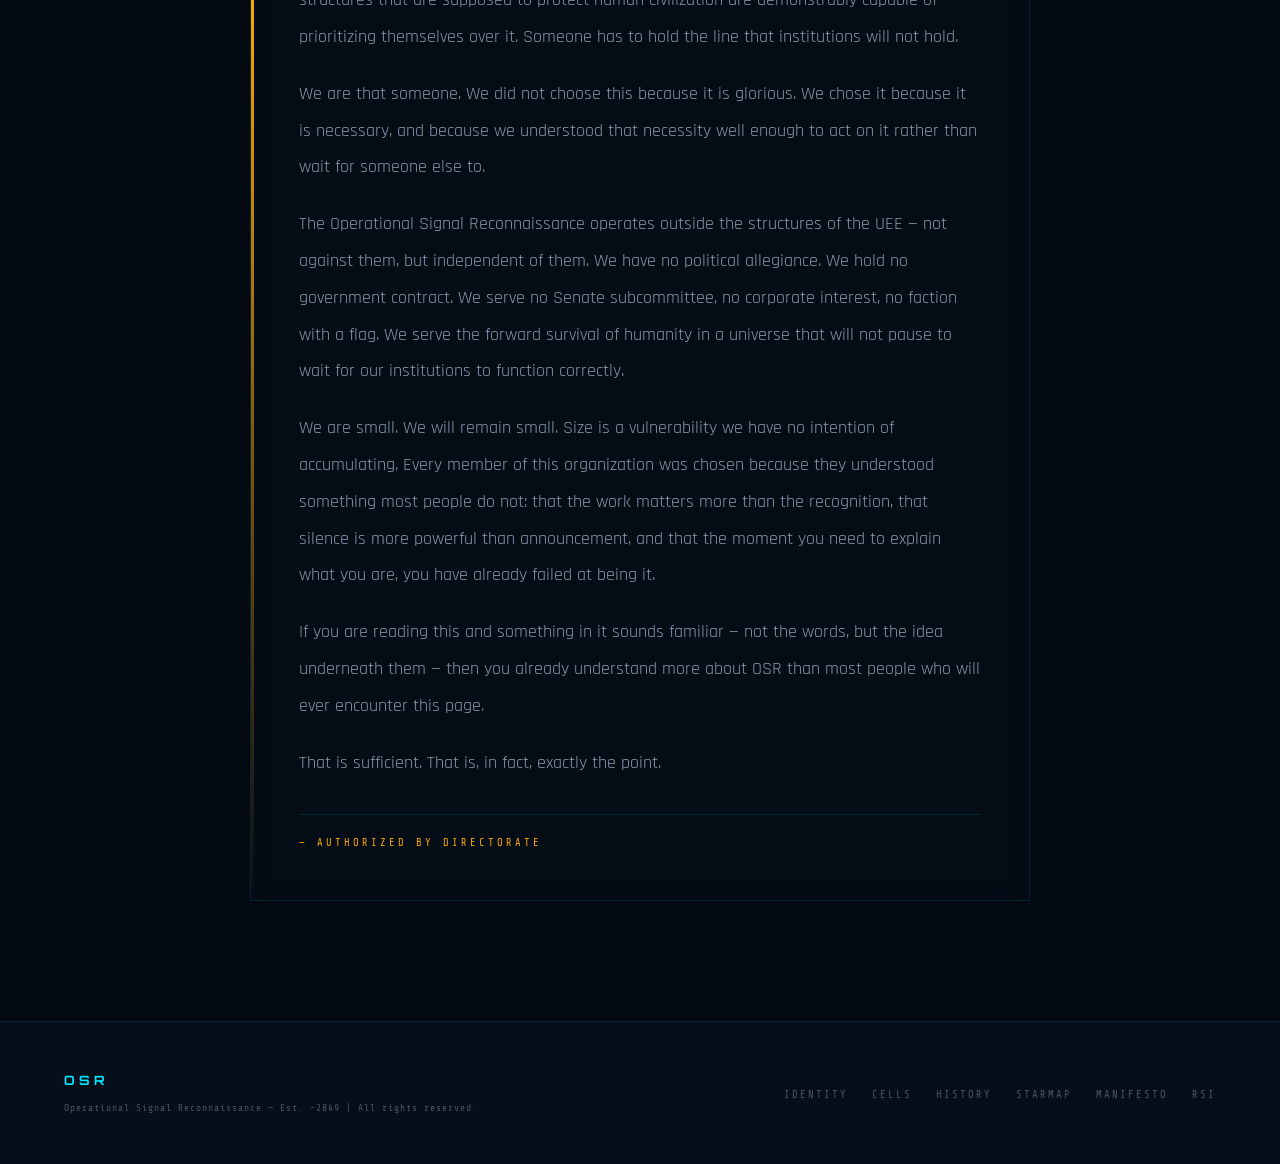
<file: manifesto.html>
<!DOCTYPE html>
<html lang="en">

<head>
  <meta charset="UTF-8">
  <meta name="viewport" content="width=device-width, initial-scale=1.0">
  <title>Manifesto — OSR | Operational Signal Reconnaissance</title>
  <meta name="description" content="The OSR Manifesto — authorized by the Directorate. Why we exist, what we serve, and what we refuse to become.">
  <link rel="stylesheet" href="styles/main.css">
</head>

<body data-page="manifesto">
  <canvas id="star-canvas" aria-hidden="true"></canvas>
  <div class="scanline-overlay" aria-hidden="true"></div>

  <!-- NAVIGATION -->
  <div id="nav-wrapper">
    <nav>
      <a href="index.html" class="nav-logo">
        <div>
          <span class="nav-logo-text">OSR</span>
          <span class="nav-logo-sub">Operational Signal Recon</span>
        </div>
      </a>
      <ul class="nav-links" id="nav-links">
        <li><a href="index.html" data-page="home">Home</a></li>
        <li><a href="about.html" data-page="about">Identity</a></li>
        <li><a href="cells.html" data-page="cells">Divisions</a></li>
        <li><a href="timeline.html" data-page="timeline">History</a></li>
        <li><a href="starmap.html" data-page="starmap">Starmap</a></li>
        <li><a href="gallery.html" data-page="gallery">Intel</a></li>
        <li><a href="manifesto.html" data-page="manifesto" class="active">Manifesto</a></li>
        <li><a href="recruitment.html" data-page="recruitment">Enlist</a></li>
      </ul>
      <button class="nav-toggle" id="nav-toggle" aria-label="Toggle navigation">
        <span></span><span></span><span></span>
      </button>
    </nav>
  </div>

  <!-- PAGE HERO -->
  <section class="page-hero">
    <div class="page-hero-bg">
      <img src="assets/images/Banner/Random/SC_33_Wallpaper_851x315.jpg" alt="Deep space">
    </div>
    <div class="page-hero-content">
      <p class="section-label">// Authorized by Directorate</p>
      <h1 class="page-hero-title">The Manifesto</h1>
      <div class="section-line"></div>
    </div>
  </section>

  <!-- MANIFESTO CONTENT -->
  <section id="manifesto" class="page-section">
    <div class="container">
      <div class="manifesto-content reveal">
        <blockquote>
          <p>
            Empires are not destroyed from the outside. They are hollowed from within — by the
            accumulation of decisions that prioritize the survival of the institution over the
            survival of the people the institution was built to protect. History does not lack
            for examples. The UEE does not lack for examples. We have lived inside one.
          </p>
          <p>
            The Messer Era lasted 246 years and ten Imperators. It did not persist because it was
            strong. It persisted because it controlled what people knew, when they knew it, and
            what they were permitted to conclude from it. Information was the actual instrument
            of power. Force was what information authorized.
          </p>
          <p>
            When the dynasty fell, the Senate dismantled the architecture. They called it justice.
            They called it the end of an era of fear. What they actually did was remove the one
            capability that — divorced from its corrupt command structure — humanity genuinely
            needed: the ability to see what was coming before it arrived.
          </p>
          <p>
            We are not here to relitigate the fall of the Messers. They were what they were. What
            they built served them first and humanity incidentally. That is not what we are.
          </p>
          <p>
            We are here because the alternative to a corrupt intelligence apparatus is not the
            absence of one. The alternative is one that answers to a different mandate. Not to
            an Imperator. Not to a Senate that seals reports to protect careers. Not to a
            corporation that purchases policy. To the only thing that survives the fall of every
            empire that has ever collapsed: the continuity of the people who outlive it.
          </p>
          <p>
            That is our mandate. It is not complicated. It does not require lengthy justification.
            Humanity is not guaranteed to survive this century. The Vanduul do not negotiate. The
            political structures that are supposed to protect human civilization are demonstrably
            capable of prioritizing themselves over it. Someone has to hold the line that
            institutions will not hold.
          </p>
          <p>
            We are that someone. We did not choose this because it is glorious. We chose it
            because it is necessary, and because we understood that necessity well enough to act
            on it rather than wait for someone else to.
          </p>
          <p>
            The Operational Signal Reconnaissance operates outside the structures of the UEE —
            not against them, but independent of them. We have no political allegiance. We hold
            no government contract. We serve no Senate subcommittee, no corporate interest, no
            faction with a flag. We serve the forward survival of humanity in a universe that
            will not pause to wait for our institutions to function correctly.
          </p>
          <p>
            We are small. We will remain small. Size is a vulnerability we have no intention of
            accumulating. Every member of this organization was chosen because they understood
            something most people do not: that the work matters more than the recognition, that
            silence is more powerful than announcement, and that the moment you need to explain
            what you are, you have already failed at being it.
          </p>
          <p>
            If you are reading this and something in it sounds familiar — not the words, but the
            idea underneath them — then you already understand more about OSR than most people
            who will ever encounter this page.
          </p>
          <p>
            That is sufficient. That is, in fact, exactly the point.
          </p>
        </blockquote>
        <div class="manifesto-attribution">— Authorized by Directorate</div>
      </div>
    </div>
  </section>

  <!-- FOOTER -->
  <footer>
    <div class="container">
      <div class="footer-content">
        <div class="footer-left">
          <span class="footer-logo">OSR</span>
          <span class="footer-copy">Operational Signal Reconnaissance — Est. ~2849 | All rights reserved.</span>
        </div>
        <ul class="footer-links">
          <li><a href="about.html">Identity</a></li>
          <li><a href="cells.html">Cells</a></li>
          <li><a href="timeline.html">History</a></li>
          <li><a href="starmap.html">Starmap</a></li>
          <li><a href="manifesto.html">Manifesto</a></li>
          <li><a href="https://robertsspaceindustries.com/en/orgs/OSR" target="_blank" rel="noopener">RSI</a></li>
        </ul>
      </div>
    </div>
  </footer>

  <audio id="bg-audio" loop preload="auto">
    <source src="assets/Audio/SC_SabreRavenTrailer.mp3" type="audio/mpeg">
  </audio>
  <button class="audio-toggle muted" id="audio-toggle" aria-label="Toggle ambient audio">
    <div class="sound-bars"><span></span><span></span><span></span><span></span></div>
  </button>

  <script src="scripts/main.js"></script>
</body>
</html>
</file>
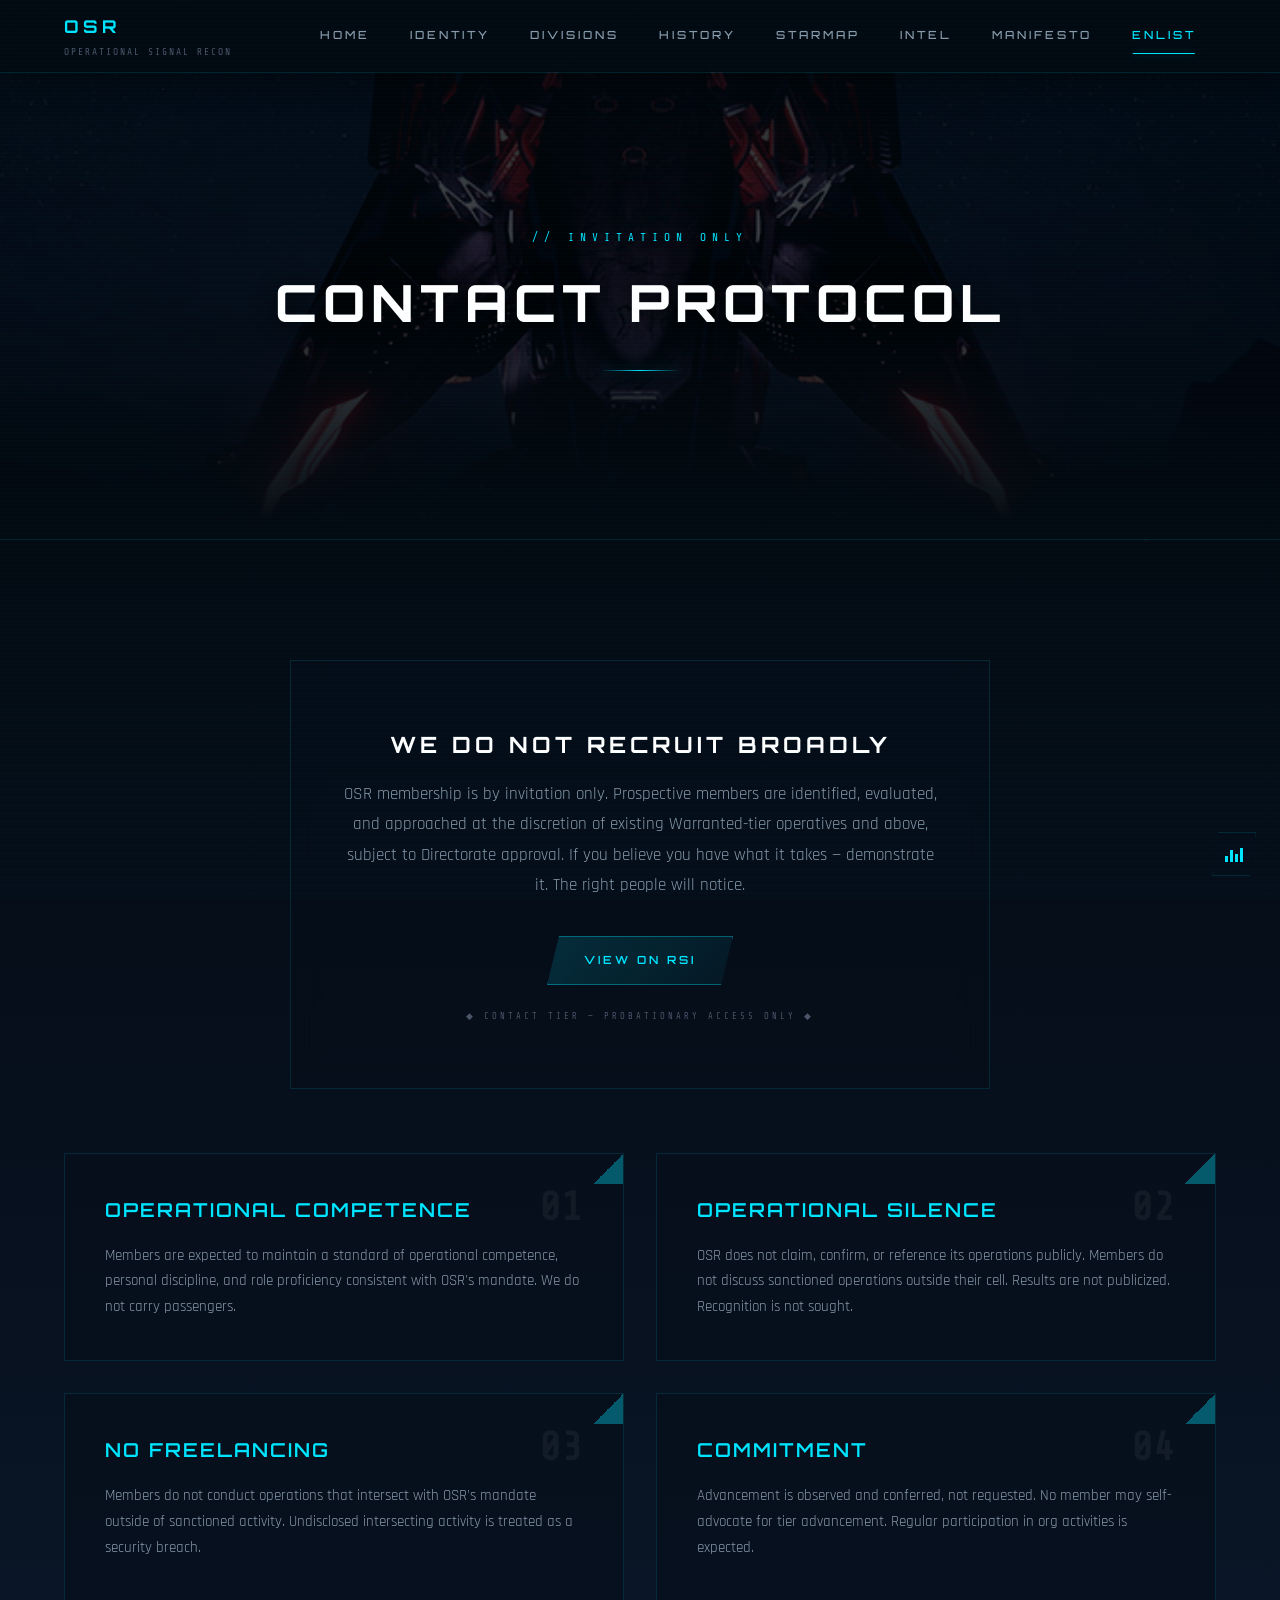
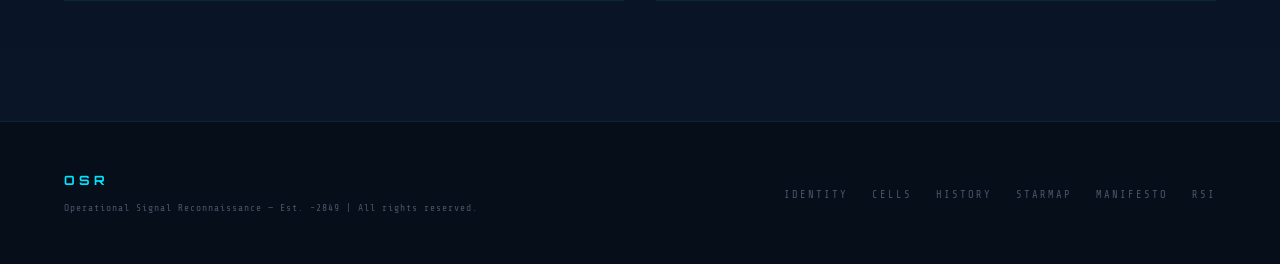
<file: recruitment.html>
<!DOCTYPE html>
<html lang="en">

<head>
  <meta charset="UTF-8">
  <meta name="viewport" content="width=device-width, initial-scale=1.0">
  <title>Enlist — OSR | Operational Signal Reconnaissance</title>
  <meta name="description" content="OSR membership is by invitation only. Prospective members are identified, evaluated, and approached at the discretion of existing operatives.">
  <link rel="stylesheet" href="styles/main.css">
</head>

<body data-page="recruitment">
  <canvas id="star-canvas" aria-hidden="true"></canvas>
  <div class="scanline-overlay" aria-hidden="true"></div>

  <!-- NAVIGATION -->
  <div id="nav-wrapper">
    <nav>
      <a href="index.html" class="nav-logo">
        <div>
          <span class="nav-logo-text">OSR</span>
          <span class="nav-logo-sub">Operational Signal Recon</span>
        </div>
      </a>
      <ul class="nav-links" id="nav-links">
        <li><a href="index.html" data-page="home">Home</a></li>
        <li><a href="about.html" data-page="about">Identity</a></li>
        <li><a href="cells.html" data-page="cells">Divisions</a></li>
        <li><a href="timeline.html" data-page="timeline">History</a></li>
        <li><a href="starmap.html" data-page="starmap">Starmap</a></li>
        <li><a href="gallery.html" data-page="gallery">Intel</a></li>
        <li><a href="manifesto.html" data-page="manifesto">Manifesto</a></li>
        <li><a href="recruitment.html" data-page="recruitment" class="active">Enlist</a></li>
      </ul>
      <button class="nav-toggle" id="nav-toggle" aria-label="Toggle navigation">
        <span></span><span></span><span></span>
      </button>
    </nav>
  </div>

  <!-- PAGE HERO -->
  <section class="page-hero">
    <div class="page-hero-bg">
      <img src="assets/images/Banner/Random/SC_28_Wallpaper_851x315.jpg" alt="Operations">
    </div>
    <div class="page-hero-content">
      <p class="section-label">// Invitation Only</p>
      <h1 class="page-hero-title">Contact Protocol</h1>
      <div class="section-line"></div>
    </div>
  </section>

  <!-- RECRUITMENT CONTENT -->
  <section id="recruitment" class="page-section">
    <div class="container">
      <div class="recruitment-box reveal">
        <h2 class="recruitment-title">We Do Not Recruit Broadly</h2>
        <p class="recruitment-text">
          OSR membership is by invitation only. Prospective members are identified, evaluated,
          and approached at the discretion of existing Warranted-tier operatives and above,
          subject to Directorate approval. If you believe you have what it takes — demonstrate it.
          The right people will notice.
        </p>
        <a href="https://robertsspaceindustries.com/en/orgs/OSR" target="_blank" rel="noopener" class="btn btn--primary">
          View on RSI
        </a>
        <div class="recruitment-classification">
          ◆ Contact Tier — Probationary access only ◆
        </div>
      </div>

      <!-- REQUIREMENTS -->
      <div class="recruitment-details stagger-children">
        <div class="req-card reveal">
          <div class="req-number">01</div>
          <h3 class="req-title">Operational Competence</h3>
          <p class="req-desc">
            Members are expected to maintain a standard of operational competence, personal
            discipline, and role proficiency consistent with OSR's mandate. We do not carry passengers.
          </p>
        </div>
        <div class="req-card reveal">
          <div class="req-number">02</div>
          <h3 class="req-title">Operational Silence</h3>
          <p class="req-desc">
            OSR does not claim, confirm, or reference its operations publicly. Members do not
            discuss sanctioned operations outside their cell. Results are not publicized.
            Recognition is not sought.
          </p>
        </div>
        <div class="req-card reveal">
          <div class="req-number">03</div>
          <h3 class="req-title">No Freelancing</h3>
          <p class="req-desc">
            Members do not conduct operations that intersect with OSR's mandate outside of
            sanctioned activity. Undisclosed intersecting activity is treated as a security breach.
          </p>
        </div>
        <div class="req-card reveal">
          <div class="req-number">04</div>
          <h3 class="req-title">Commitment</h3>
          <p class="req-desc">
            Advancement is observed and conferred, not requested. No member may self-advocate for
            tier advancement. Regular participation in org activities is expected.
          </p>
        </div>
      </div>
    </div>
  </section>

  <!-- FOOTER -->
  <footer>
    <div class="container">
      <div class="footer-content">
        <div class="footer-left">
          <span class="footer-logo">OSR</span>
          <span class="footer-copy">Operational Signal Reconnaissance — Est. ~2849 | All rights reserved.</span>
        </div>
        <ul class="footer-links">
          <li><a href="about.html">Identity</a></li>
          <li><a href="cells.html">Cells</a></li>
          <li><a href="timeline.html">History</a></li>
          <li><a href="starmap.html">Starmap</a></li>
          <li><a href="manifesto.html">Manifesto</a></li>
          <li><a href="https://robertsspaceindustries.com/en/orgs/OSR" target="_blank" rel="noopener">RSI</a></li>
        </ul>
      </div>
    </div>
  </footer>

  <audio id="bg-audio" loop preload="auto">
    <source src="assets/Audio/SC_SabreRavenTrailer.mp3" type="audio/mpeg">
  </audio>
  <button class="audio-toggle muted" id="audio-toggle" aria-label="Toggle ambient audio">
    <div class="sound-bars"><span></span><span></span><span></span><span></span></div>
  </button>

  <script src="scripts/main.js"></script>
</body>
</html>
</file>
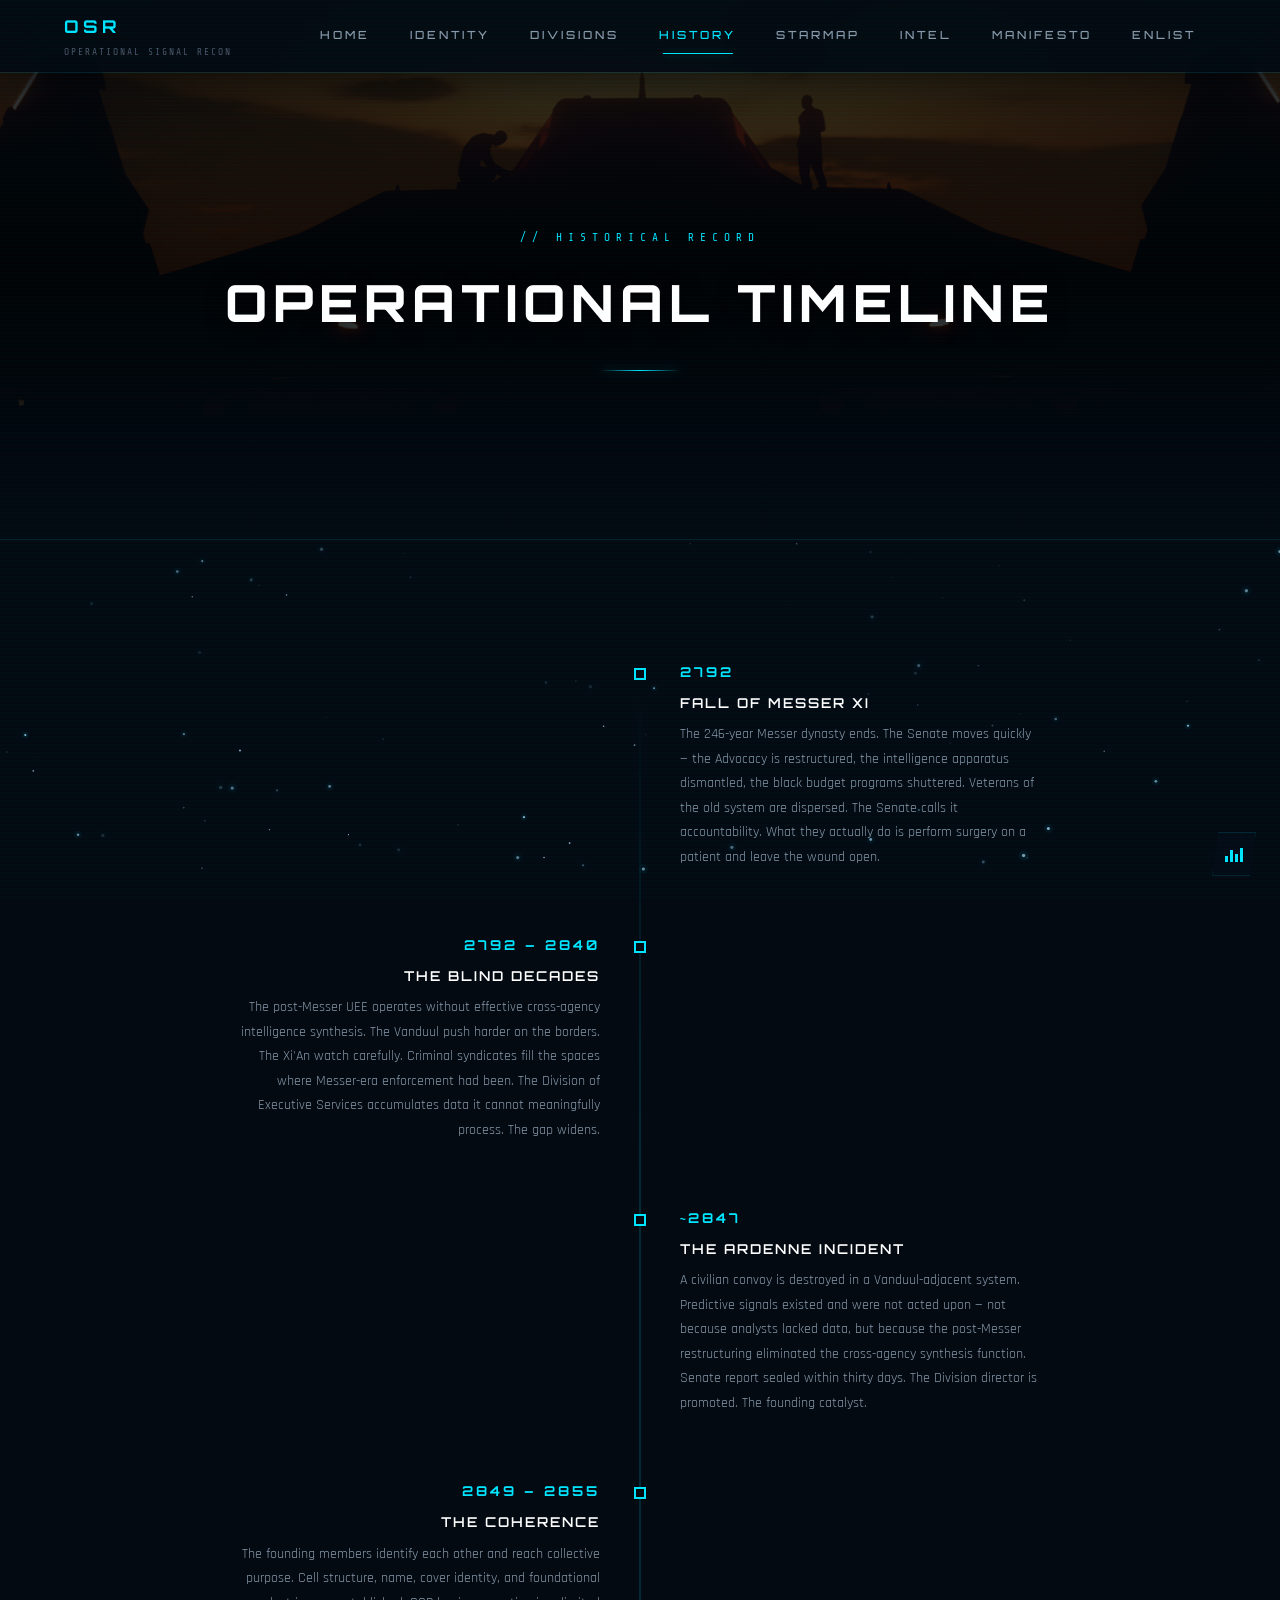
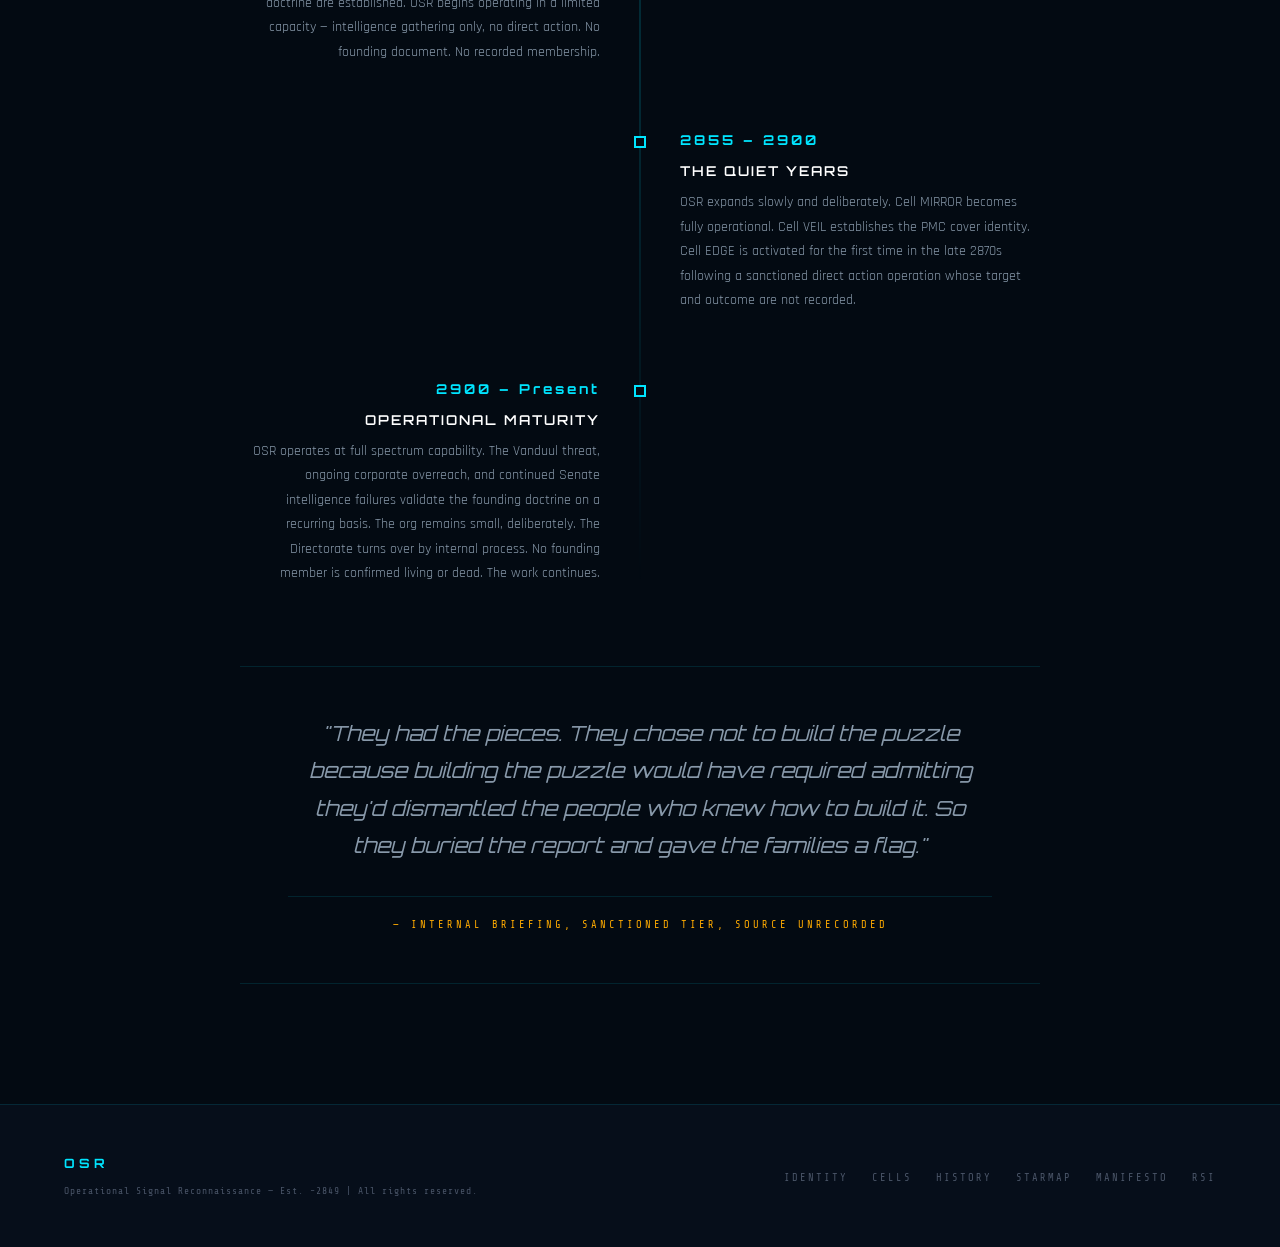
<file: timeline.html>
<!DOCTYPE html>
<html lang="en">

<head>
  <meta charset="UTF-8">
  <meta name="viewport" content="width=device-width, initial-scale=1.0">
  <title>History — OSR | Operational Signal Reconnaissance</title>
  <meta name="description" content="From the fall of Messer XI in 2792 through the Ardenne Incident to operational maturity — the classified history of OSR.">
  <link rel="stylesheet" href="styles/main.css">
</head>

<body data-page="timeline">
  <canvas id="star-canvas" aria-hidden="true"></canvas>
  <div class="scanline-overlay" aria-hidden="true"></div>

  <!-- NAVIGATION -->
  <div id="nav-wrapper">
    <nav>
      <a href="index.html" class="nav-logo">
        <div>
          <span class="nav-logo-text">OSR</span>
          <span class="nav-logo-sub">Operational Signal Recon</span>
        </div>
      </a>
      <ul class="nav-links" id="nav-links">
        <li><a href="index.html" data-page="home">Home</a></li>
        <li><a href="about.html" data-page="about">Identity</a></li>
        <li><a href="cells.html" data-page="cells">Divisions</a></li>
        <li><a href="timeline.html" data-page="timeline" class="active">History</a></li>
        <li><a href="starmap.html" data-page="starmap">Starmap</a></li>
        <li><a href="gallery.html" data-page="gallery">Intel</a></li>
        <li><a href="manifesto.html" data-page="manifesto">Manifesto</a></li>
        <li><a href="recruitment.html" data-page="recruitment">Enlist</a></li>
      </ul>
      <button class="nav-toggle" id="nav-toggle" aria-label="Toggle navigation">
        <span></span><span></span><span></span>
      </button>
    </nav>
  </div>

  <!-- PAGE HERO -->
  <section class="page-hero">
    <div class="page-hero-bg">
      <img src="assets/images/Banner/Home/SC_08_Wallpaper_1500x500.jpg" alt="Ship silhouette at sunset">
    </div>
    <div class="page-hero-content">
      <p class="section-label">// Historical Record</p>
      <h1 class="page-hero-title">Operational Timeline</h1>
      <div class="section-line"></div>
    </div>
  </section>

  <!-- TIMELINE CONTENT -->
  <section id="timeline" class="page-section">
    <div class="container">
      <div class="timeline-container">
        <div class="timeline-line" aria-hidden="true"></div>

        <div class="timeline-item reveal">
          <div class="timeline-dot"></div>
          <div class="timeline-content">
            <div class="timeline-year">2792</div>
            <h2 class="timeline-event-title">Fall of Messer XI</h2>
            <p class="timeline-event-desc">
              The 246-year Messer dynasty ends. The Senate moves quickly — the Advocacy is restructured,
              the intelligence apparatus dismantled, the black budget programs shuttered. Veterans of the
              old system are dispersed. The Senate calls it accountability. What they actually do is perform
              surgery on a patient and leave the wound open.
            </p>
          </div>
        </div>

        <div class="timeline-item reveal">
          <div class="timeline-dot"></div>
          <div class="timeline-content">
            <div class="timeline-year">2792 – 2840</div>
            <h2 class="timeline-event-title">The Blind Decades</h2>
            <p class="timeline-event-desc">
              The post-Messer UEE operates without effective cross-agency intelligence synthesis.
              The Vanduul push harder on the borders. The Xi'An watch carefully. Criminal syndicates
              fill the spaces where Messer-era enforcement had been. The Division of Executive Services
              accumulates data it cannot meaningfully process. The gap widens.
            </p>
          </div>
        </div>

        <div class="timeline-item reveal">
          <div class="timeline-dot"></div>
          <div class="timeline-content">
            <div class="timeline-year">~2847</div>
            <h2 class="timeline-event-title">The Ardenne Incident</h2>
            <p class="timeline-event-desc">
              A civilian convoy is destroyed in a Vanduul-adjacent system. Predictive signals existed
              and were not acted upon — not because analysts lacked data, but because the post-Messer
              restructuring eliminated the cross-agency synthesis function. Senate report sealed within
              thirty days. The Division director is promoted. The founding catalyst.
            </p>
          </div>
        </div>

        <div class="timeline-item reveal">
          <div class="timeline-dot"></div>
          <div class="timeline-content">
            <div class="timeline-year">2849 – 2855</div>
            <h2 class="timeline-event-title">The Coherence</h2>
            <p class="timeline-event-desc">
              The founding members identify each other and reach collective purpose. Cell structure,
              name, cover identity, and foundational doctrine are established. OSR begins operating
              in a limited capacity — intelligence gathering only, no direct action. No founding
              document. No recorded membership.
            </p>
          </div>
        </div>

        <div class="timeline-item reveal">
          <div class="timeline-dot"></div>
          <div class="timeline-content">
            <div class="timeline-year">2855 – 2900</div>
            <h2 class="timeline-event-title">The Quiet Years</h2>
            <p class="timeline-event-desc">
              OSR expands slowly and deliberately. Cell MIRROR becomes fully operational. Cell VEIL
              establishes the PMC cover identity. Cell EDGE is activated for the first time in the
              late 2870s following a sanctioned direct action operation whose target and outcome
              are not recorded.
            </p>
          </div>
        </div>

        <div class="timeline-item reveal">
          <div class="timeline-dot"></div>
          <div class="timeline-content">
            <div class="timeline-year">2900 – Present</div>
            <h2 class="timeline-event-title">Operational Maturity</h2>
            <p class="timeline-event-desc">
              OSR operates at full spectrum capability. The Vanduul threat, ongoing corporate overreach,
              and continued Senate intelligence failures validate the founding doctrine on a recurring
              basis. The org remains small, deliberately. The Directorate turns over by internal process.
              No founding member is confirmed living or dead. The work continues.
            </p>
          </div>
        </div>
      </div>

      <!-- ARDENNE QUOTE -->
      <div class="timeline-quote reveal">
        <blockquote>
          <p>
            "They had the pieces. They chose not to build the puzzle because building the puzzle
            would have required admitting they'd dismantled the people who knew how to build it.
            So they buried the report and gave the families a flag."
          </p>
        </blockquote>
        <div class="manifesto-attribution">— Internal briefing, Sanctioned tier, source unrecorded</div>
      </div>
    </div>
  </section>

  <!-- FOOTER -->
  <footer>
    <div class="container">
      <div class="footer-content">
        <div class="footer-left">
          <span class="footer-logo">OSR</span>
          <span class="footer-copy">Operational Signal Reconnaissance — Est. ~2849 | All rights reserved.</span>
        </div>
        <ul class="footer-links">
          <li><a href="about.html">Identity</a></li>
          <li><a href="cells.html">Cells</a></li>
          <li><a href="timeline.html">History</a></li>
          <li><a href="starmap.html">Starmap</a></li>
          <li><a href="manifesto.html">Manifesto</a></li>
          <li><a href="https://robertsspaceindustries.com/en/orgs/OSR" target="_blank" rel="noopener">RSI</a></li>
        </ul>
      </div>
    </div>
  </footer>

  <audio id="bg-audio" loop preload="auto">
    <source src="assets/Audio/SC_SabreRavenTrailer.mp3" type="audio/mpeg">
  </audio>
  <button class="audio-toggle muted" id="audio-toggle" aria-label="Toggle ambient audio">
    <div class="sound-bars"><span></span><span></span><span></span><span></span></div>
  </button>

  <script src="scripts/main.js"></script>
</body>
</html>
</file>
<file: styles/main.css>
/* ============================================
   OSR — Operational Signal Reconnaissance
   Design System & Core Styles
   ============================================ */

/* ---------- Imports ---------- */
@import url('https://fonts.googleapis.com/css2?family=Orbitron:wght@400;500;600;700;800;900&family=Rajdhani:wght@300;400;500;600;700&family=Share+Tech+Mono&display=swap');

/* ---------- CSS Custom Properties ---------- */
:root {
  /* Core palette */
  --color-bg-primary: #030a12;
  --color-bg-secondary: #060e1a;
  --color-bg-tertiary: #0a1628;
  --color-bg-card: rgba(6, 14, 26, 0.85);

  /* Accent colors */
  --color-accent-cyan: #00e5ff;
  --color-accent-cyan-dim: rgba(0, 229, 255, 0.15);
  --color-accent-cyan-glow: rgba(0, 229, 255, 0.4);
  --color-accent-amber: #ffab00;
  --color-accent-amber-dim: rgba(255, 171, 0, 0.15);
  --color-accent-red: #ff1744;

  /* Text */
  --color-text-primary: #e0e6ed;
  --color-text-secondary: #8899aa;
  --color-text-muted: #4a5568;

  /* Borders */
  --color-border: rgba(0, 229, 255, 0.12);
  --color-border-active: rgba(0, 229, 255, 0.35);

  /* Glassmorphism */
  --glass-bg: rgba(6, 14, 26, 0.6);
  --glass-border: rgba(0, 229, 255, 0.08);
  --glass-blur: 20px;

  /* Typography */
  --font-display: 'Orbitron', sans-serif;
  --font-body: 'Rajdhani', sans-serif;
  --font-mono: 'Share Tech Mono', monospace;

  /* Spacing */
  --section-padding: 120px 0;
  --container-width: 1200px;

  /* Transitions */
  --transition-fast: 0.2s cubic-bezier(0.4, 0, 0.2, 1);
  --transition-smooth: 0.4s cubic-bezier(0.4, 0, 0.2, 1);
  --transition-slow: 0.8s cubic-bezier(0.4, 0, 0.2, 1);
}

/* ---------- Reset & Base ---------- */
*, *::before, *::after {
  margin: 0;
  padding: 0;
  box-sizing: border-box;
}

html {
  scroll-behavior: smooth;
  font-size: 16px;
  scrollbar-width: thin;
  scrollbar-color: var(--color-accent-cyan) var(--color-bg-primary);
}

body {
  font-family: var(--font-body);
  background: var(--color-bg-primary);
  color: var(--color-text-primary);
  line-height: 1.7;
  overflow-x: hidden;
  -webkit-font-smoothing: antialiased;
}

::-webkit-scrollbar {
  width: 6px;
}
::-webkit-scrollbar-track {
  background: var(--color-bg-primary);
}
::-webkit-scrollbar-thumb {
  background: var(--color-accent-cyan);
  border-radius: 3px;
}

img {
  max-width: 100%;
  height: auto;
  display: block;
}

a {
  color: var(--color-accent-cyan);
  text-decoration: none;
  transition: color var(--transition-fast);
}
a:hover {
  color: #fff;
}

.container {
  max-width: var(--container-width);
  margin: 0 auto;
  padding: 0 24px;
}

/* ---------- Utility ---------- */
.visually-hidden {
  position: absolute;
  width: 1px;
  height: 1px;
  overflow: hidden;
  clip: rect(0,0,0,0);
}

/* ---------- Animated Background ---------- */
#star-canvas {
  position: fixed;
  top: 0;
  left: 0;
  width: 100%;
  height: 100%;
  z-index: 0;
  pointer-events: none;
}

/* ---------- Scanline Overlay ---------- */
.scanline-overlay {
  position: fixed;
  top: 0;
  left: 0;
  width: 100%;
  height: 100%;
  pointer-events: none;
  z-index: 9999;
  background: repeating-linear-gradient(
    0deg,
    transparent,
    transparent 2px,
    rgba(0, 229, 255, 0.015) 2px,
    rgba(0, 229, 255, 0.015) 4px
  );
}

/* ============================================
   NAVIGATION
   ============================================ */
#nav-wrapper {
  position: fixed;
  top: 0;
  left: 0;
  width: 100%;
  z-index: 1000;
  transition: background var(--transition-smooth), box-shadow var(--transition-smooth);
  background: transparent;
}
#nav-wrapper.scrolled {
  background: rgba(3, 10, 18, 0.92);
  backdrop-filter: blur(var(--glass-blur));
  -webkit-backdrop-filter: blur(var(--glass-blur));
  box-shadow: 0 1px 0 var(--color-border), 0 8px 32px rgba(0,0,0,0.4);
}

nav {
  max-width: var(--container-width);
  margin: 0 auto;
  padding: 0 24px;
  display: flex;
  align-items: center;
  justify-content: space-between;
  height: 72px;
}

.nav-logo {
  display: flex;
  align-items: center;
  gap: 12px;
}
.nav-logo-text {
  font-family: var(--font-display);
  font-size: 1.1rem;
  font-weight: 700;
  letter-spacing: 4px;
  color: var(--color-accent-cyan);
  text-transform: uppercase;
}
.nav-logo-sub {
  font-family: var(--font-mono);
  font-size: 0.6rem;
  color: var(--color-text-muted);
  letter-spacing: 2px;
  text-transform: uppercase;
  display: block;
  margin-top: 2px;
}

.nav-links {
  display: flex;
  align-items: center;
  gap: 0;
  list-style: none;
}
.nav-links li a {
  display: block;
  padding: 8px 20px;
  font-family: var(--font-display);
  font-size: 0.7rem;
  font-weight: 500;
  letter-spacing: 3px;
  text-transform: uppercase;
  color: var(--color-text-secondary);
  position: relative;
  transition: color var(--transition-fast);
}
.nav-links li a::after {
  content: '';
  position: absolute;
  bottom: 0;
  left: 50%;
  transform: translateX(-50%) scaleX(0);
  width: 60%;
  height: 1px;
  background: var(--color-accent-cyan);
  transition: transform var(--transition-smooth);
  box-shadow: 0 0 8px var(--color-accent-cyan-glow);
}
.nav-links li a:hover,
.nav-links li a.active {
  color: var(--color-accent-cyan);
}
.nav-links li a:hover::after,
.nav-links li a.active::after {
  transform: translateX(-50%) scaleX(1);
}

/* Mobile toggle */
.nav-toggle {
  display: none;
  flex-direction: column;
  gap: 5px;
  cursor: pointer;
  background: none;
  border: none;
  padding: 4px;
}
.nav-toggle span {
  width: 24px;
  height: 2px;
  background: var(--color-accent-cyan);
  transition: transform var(--transition-fast), opacity var(--transition-fast);
}

/* ============================================
   HERO SECTION
   ============================================ */
#hero {
  position: relative;
  width: 100%;
  height: 100vh;
  min-height: 700px;
  display: flex;
  align-items: center;
  justify-content: center;
  overflow: hidden;
}

.hero-bg {
  position: absolute;
  inset: 0;
  z-index: 1;
}
.hero-bg img {
  width: 100%;
  height: 100%;
  object-fit: cover;
  filter: brightness(0.35) contrast(1.1);
}
.hero-bg::after {
  content: '';
  position: absolute;
  inset: 0;
  background: linear-gradient(
    180deg,
    rgba(3,10,18,0.6) 0%,
    rgba(3,10,18,0.2) 40%,
    rgba(3,10,18,0.4) 70%,
    var(--color-bg-primary) 100%
  );
}

.hero-content {
  position: relative;
  z-index: 2;
  text-align: center;
  padding: 0 24px;
  max-width: 900px;
}

.hero-designation {
  font-family: var(--font-mono);
  font-size: 0.8rem;
  letter-spacing: 6px;
  text-transform: uppercase;
  color: var(--color-accent-cyan);
  margin-bottom: 20px;
  opacity: 0;
  animation: fadeInUp 0.8s 0.5s forwards;
}

.hero-title {
  font-family: var(--font-display);
  font-size: clamp(2.2rem, 5vw, 4.2rem);
  font-weight: 800;
  letter-spacing: 8px;
  text-transform: uppercase;
  line-height: 1.15;
  margin-bottom: 24px;
  opacity: 0;
  animation: fadeInUp 0.8s 0.8s forwards;
  background: linear-gradient(135deg, #ffffff 0%, var(--color-accent-cyan) 60%, var(--color-accent-amber) 100%);
  -webkit-background-clip: text;
  -webkit-text-fill-color: transparent;
  background-clip: text;
}

.hero-tagline {
  font-family: var(--font-body);
  font-size: 1.2rem;
  font-weight: 300;
  color: var(--color-text-secondary);
  letter-spacing: 1px;
  max-width: 600px;
  margin: 0 auto 40px;
  opacity: 0;
  animation: fadeInUp 0.8s 1.1s forwards;
}

.hero-cta-group {
  display: flex;
  gap: 16px;
  justify-content: center;
  flex-wrap: wrap;
  opacity: 0;
  animation: fadeInUp 0.8s 1.4s forwards;
}

/* ---------- Buttons ---------- */
.btn {
  display: inline-flex;
  align-items: center;
  gap: 10px;
  padding: 14px 36px;
  font-family: var(--font-display);
  font-size: 0.7rem;
  font-weight: 600;
  letter-spacing: 3px;
  text-transform: uppercase;
  border: 1px solid var(--color-border-active);
  background: transparent;
  color: var(--color-accent-cyan);
  cursor: pointer;
  position: relative;
  overflow: hidden;
  transition: all var(--transition-smooth);
  clip-path: polygon(12px 0, 100% 0, calc(100% - 12px) 100%, 0 100%);
}
.btn::before {
  content: '';
  position: absolute;
  inset: 0;
  background: linear-gradient(135deg, var(--color-accent-cyan-dim), transparent);
  opacity: 0;
  transition: opacity var(--transition-fast);
}
.btn:hover {
  color: #fff;
  border-color: var(--color-accent-cyan);
  box-shadow: 0 0 30px var(--color-accent-cyan-dim), inset 0 0 30px var(--color-accent-cyan-dim);
}
.btn:hover::before {
  opacity: 1;
}

.btn--primary {
  background: linear-gradient(135deg, rgba(0,229,255,0.15), rgba(0,229,255,0.05));
}

.btn--amber {
  border-color: rgba(255, 171, 0, 0.35);
  color: var(--color-accent-amber);
}
.btn--amber:hover {
  border-color: var(--color-accent-amber);
  box-shadow: 0 0 30px var(--color-accent-amber-dim), inset 0 0 30px var(--color-accent-amber-dim);
}

.hero-scroll-indicator {
  position: absolute;
  bottom: 40px;
  left: 50%;
  transform: translateX(-50%);
  z-index: 2;
  display: flex;
  flex-direction: column;
  align-items: center;
  gap: 8px;
  animation: pulse-down 2s infinite;
}
.hero-scroll-indicator span {
  font-family: var(--font-mono);
  font-size: 0.6rem;
  letter-spacing: 3px;
  color: var(--color-text-muted);
  text-transform: uppercase;
}
.scroll-arrow {
  width: 1px;
  height: 40px;
  background: linear-gradient(180deg, var(--color-accent-cyan), transparent);
}

/* ============================================
   SECTION HEADERS
   ============================================ */
.section-header {
  text-align: center;
  margin-bottom: 72px;
}
.section-label {
  font-family: var(--font-mono);
  font-size: 0.7rem;
  letter-spacing: 6px;
  text-transform: uppercase;
  color: var(--color-accent-cyan);
  margin-bottom: 12px;
}
.section-title {
  font-family: var(--font-display);
  font-size: clamp(1.6rem, 3vw, 2.4rem);
  font-weight: 700;
  letter-spacing: 4px;
  text-transform: uppercase;
  margin-bottom: 16px;
  color: #fff;
}
.section-line {
  width: 80px;
  height: 1px;
  background: linear-gradient(90deg, transparent, var(--color-accent-cyan), transparent);
  margin: 0 auto;
  box-shadow: 0 0 12px var(--color-accent-cyan-glow);
}

/* ============================================
   ABOUT / IDENTITY SECTION
   ============================================ */
#about {
  position: relative;
  z-index: 1;
  padding: var(--section-padding);
}

.about-grid {
  display: grid;
  grid-template-columns: 1fr 1fr;
  gap: 64px;
  align-items: center;
}

.about-image-wrapper {
  position: relative;
  border: 1px solid var(--color-border);
  overflow: hidden;
}
.about-image-wrapper::before {
  content: '';
  position: absolute;
  inset: 0;
  border: 1px solid var(--color-accent-cyan-dim);
  pointer-events: none;
  z-index: 2;
}
.about-image-wrapper img {
  width: 100%;
  height: 400px;
  object-fit: cover;
  transition: transform var(--transition-slow);
}
.about-image-wrapper:hover img {
  transform: scale(1.05);
}
.about-image-hud {
  position: absolute;
  bottom: 16px;
  left: 16px;
  z-index: 3;
  font-family: var(--font-mono);
  font-size: 0.65rem;
  color: var(--color-accent-cyan);
  letter-spacing: 2px;
  text-transform: uppercase;
  background: rgba(0,0,0,0.6);
  padding: 6px 12px;
  border-left: 2px solid var(--color-accent-cyan);
}

.about-text h3 {
  font-family: var(--font-display);
  font-size: 1.4rem;
  font-weight: 600;
  letter-spacing: 3px;
  text-transform: uppercase;
  margin-bottom: 24px;
  color: #fff;
}
.about-text p {
  color: var(--color-text-secondary);
  font-size: 1.05rem;
  margin-bottom: 16px;
  line-height: 1.85;
}

.about-stats {
  display: grid;
  grid-template-columns: repeat(3, 1fr);
  gap: 24px;
  margin-top: 32px;
}
.stat-item {
  text-align: center;
  padding: 20px 12px;
  border: 1px solid var(--color-border);
  background: var(--glass-bg);
  backdrop-filter: blur(8px);
  transition: border-color var(--transition-fast);
}
.stat-item:hover {
  border-color: var(--color-border-active);
}
.stat-value {
  font-family: var(--font-display);
  font-size: 1.6rem;
  font-weight: 700;
  color: var(--color-accent-cyan);
  margin-bottom: 4px;
}
.stat-label {
  font-family: var(--font-mono);
  font-size: 0.6rem;
  letter-spacing: 2px;
  text-transform: uppercase;
  color: var(--color-text-muted);
}

/* ============================================
   CELLS / DIVISIONS SECTION
   ============================================ */
#cells {
  position: relative;
  z-index: 1;
  padding: var(--section-padding);
  background: linear-gradient(180deg, var(--color-bg-primary), var(--color-bg-secondary), var(--color-bg-primary));
}

.cells-grid {
  display: grid;
  grid-template-columns: repeat(3, 1fr);
  gap: 32px;
}

.cell-card {
  position: relative;
  padding: 48px 32px 40px;
  border: 1px solid var(--color-border);
  background: var(--glass-bg);
  backdrop-filter: blur(12px);
  transition: all var(--transition-smooth);
  overflow: hidden;
}
.cell-card::before {
  content: '';
  position: absolute;
  top: 0;
  left: 0;
  width: 100%;
  height: 2px;
  background: linear-gradient(90deg, transparent, var(--color-accent-cyan), transparent);
  transform: scaleX(0);
  transition: transform var(--transition-smooth);
}
.cell-card:hover::before {
  transform: scaleX(1);
}
.cell-card:hover {
  border-color: var(--color-border-active);
  box-shadow: 0 8px 40px rgba(0,0,0,0.4), 0 0 40px var(--color-accent-cyan-dim);
  transform: translateY(-4px);
}

.cell-icon {
  width: 56px;
  height: 56px;
  border: 1px solid var(--color-border-active);
  display: flex;
  align-items: center;
  justify-content: center;
  margin-bottom: 24px;
  font-family: var(--font-display);
  font-size: 1.2rem;
  font-weight: 700;
  color: var(--color-accent-cyan);
  position: relative;
  clip-path: polygon(8px 0, 100% 0, calc(100% - 8px) 100%, 0 100%);
  background: var(--color-accent-cyan-dim);
}

.cell-name {
  font-family: var(--font-display);
  font-size: 1rem;
  font-weight: 600;
  letter-spacing: 4px;
  text-transform: uppercase;
  color: #fff;
  margin-bottom: 8px;
}
.cell-role {
  font-family: var(--font-mono);
  font-size: 0.65rem;
  letter-spacing: 2px;
  text-transform: uppercase;
  color: var(--color-accent-amber);
  margin-bottom: 20px;
}
.cell-desc {
  color: var(--color-text-secondary);
  font-size: 0.95rem;
  line-height: 1.8;
}

.cell-classification {
  display: inline-flex;
  align-items: center;
  gap: 6px;
  margin-top: 24px;
  padding: 4px 12px;
  font-family: var(--font-mono);
  font-size: 0.55rem;
  letter-spacing: 2px;
  text-transform: uppercase;
  color: var(--color-accent-red);
  border: 1px solid rgba(255,23,68,0.2);
  background: rgba(255,23,68,0.06);
}
.cell-classification::before {
  content: '◆';
  font-size: 0.5rem;
}

/* ============================================
   TIMELINE SECTION
   ============================================ */
#timeline {
  position: relative;
  z-index: 1;
  padding: var(--section-padding);
}

.timeline-container {
  position: relative;
  max-width: 800px;
  margin: 0 auto;
}
.timeline-line {
  position: absolute;
  top: 0;
  left: 50%;
  transform: translateX(-50%);
  width: 1px;
  height: 100%;
  background: linear-gradient(180deg, transparent, var(--color-accent-cyan), var(--color-accent-cyan), transparent);
  opacity: 0.3;
}

.timeline-item {
  position: relative;
  display: flex;
  align-items: flex-start;
  margin-bottom: 64px;
}
.timeline-item:nth-child(odd) {
  flex-direction: row;
  padding-right: calc(50% + 40px);
  text-align: right;
}
.timeline-item:nth-child(even) {
  flex-direction: row-reverse;
  padding-left: calc(50% + 40px);
  text-align: left;
}

.timeline-dot {
  position: absolute;
  left: 50%;
  transform: translateX(-50%);
  top: 8px;
  width: 12px;
  height: 12px;
  border: 2px solid var(--color-accent-cyan);
  background: var(--color-bg-primary);
  z-index: 2;
  transition: background var(--transition-fast), box-shadow var(--transition-fast);
}
.timeline-item:hover .timeline-dot {
  background: var(--color-accent-cyan);
  box-shadow: 0 0 16px var(--color-accent-cyan-glow);
}

.timeline-year {
  font-family: var(--font-display);
  font-size: 0.85rem;
  font-weight: 700;
  letter-spacing: 3px;
  color: var(--color-accent-cyan);
  margin-bottom: 8px;
}
.timeline-event-title {
  font-family: var(--font-display);
  font-size: 0.85rem;
  font-weight: 600;
  letter-spacing: 2px;
  text-transform: uppercase;
  color: #fff;
  margin-bottom: 8px;
}
.timeline-event-desc {
  color: var(--color-text-secondary);
  font-size: 0.9rem;
  line-height: 1.7;
}

/* ============================================
   CAROUSEL / GALLERY SECTION
   ============================================ */
#gallery {
  position: relative;
  z-index: 1;
  padding: var(--section-padding);
  background: linear-gradient(180deg, var(--color-bg-primary), var(--color-bg-secondary), var(--color-bg-primary));
}

.carousel-wrapper {
  position: relative;
  overflow: hidden;
  border: 1px solid var(--color-border);
}
.carousel-track {
  display: flex;
  transition: transform 0.6s cubic-bezier(0.4, 0, 0.2, 1);
}
.carousel-slide {
  min-width: 100%;
  position: relative;
}
.carousel-slide img {
  width: 100%;
  height: 500px;
  object-fit: cover;
  filter: brightness(0.7);
}
.carousel-slide-overlay {
  position: absolute;
  inset: 0;
  background: linear-gradient(180deg, transparent 50%, rgba(3,10,18,0.9) 100%);
  display: flex;
  align-items: flex-end;
  padding: 40px;
}
.carousel-slide-caption {
  font-family: var(--font-mono);
  font-size: 0.7rem;
  letter-spacing: 3px;
  text-transform: uppercase;
  color: var(--color-accent-cyan);
}

.carousel-controls {
  display: flex;
  justify-content: center;
  gap: 16px;
  margin-top: 20px;
}
.carousel-btn {
  width: 48px;
  height: 48px;
  border: 1px solid var(--color-border);
  background: var(--glass-bg);
  color: var(--color-accent-cyan);
  font-size: 1.2rem;
  cursor: pointer;
  display: flex;
  align-items: center;
  justify-content: center;
  transition: all var(--transition-fast);
  clip-path: polygon(6px 0, 100% 0, calc(100% - 6px) 100%, 0 100%);
}
.carousel-btn:hover {
  border-color: var(--color-accent-cyan);
  background: var(--color-accent-cyan-dim);
  box-shadow: 0 0 20px var(--color-accent-cyan-dim);
}

.carousel-indicators {
  display: flex;
  justify-content: center;
  gap: 8px;
  margin-top: 16px;
}
.carousel-indicator {
  width: 32px;
  height: 3px;
  background: var(--color-border);
  border: none;
  cursor: pointer;
  transition: all var(--transition-fast);
}
.carousel-indicator.active {
  background: var(--color-accent-cyan);
  box-shadow: 0 0 8px var(--color-accent-cyan-glow);
  width: 48px;
}

/* ============================================
   MANIFESTO SECTION
   ============================================ */
#manifesto {
  position: relative;
  z-index: 1;
  padding: var(--section-padding);
}

.manifesto-content {
  max-width: 780px;
  margin: 0 auto;
  position: relative;
  padding: 48px;
  border: 1px solid var(--color-border);
  background: var(--glass-bg);
  backdrop-filter: blur(12px);
}
.manifesto-content::before {
  content: '';
  position: absolute;
  top: 0;
  left: 0;
  width: 3px;
  height: 100%;
  background: linear-gradient(180deg, var(--color-accent-cyan), var(--color-accent-amber), transparent);
}
.manifesto-content blockquote {
  font-family: var(--font-body);
  font-size: 1.15rem;
  line-height: 2;
  color: var(--color-text-secondary);
  font-style: normal;
  position: relative;
}
.manifesto-content blockquote p {
  margin-bottom: 20px;
}
.manifesto-content blockquote p:last-child {
  margin-bottom: 0;
}
.manifesto-attribution {
  margin-top: 32px;
  padding-top: 20px;
  border-top: 1px solid var(--color-border);
  font-family: var(--font-mono);
  font-size: 0.65rem;
  letter-spacing: 3px;
  text-transform: uppercase;
  color: var(--color-accent-amber);
}

/* ============================================
   RECRUITMENT / CTA SECTION
   ============================================ */
#recruitment {
  position: relative;
  z-index: 1;
  padding: var(--section-padding);
  background: linear-gradient(180deg, var(--color-bg-primary), var(--color-bg-tertiary));
}

.recruitment-box {
  max-width: 700px;
  margin: 0 auto;
  text-align: center;
  padding: 64px 48px;
  border: 1px solid var(--color-border);
  background: var(--glass-bg);
  backdrop-filter: blur(12px);
  position: relative;
  overflow: hidden;
}
.recruitment-box::before,
.recruitment-box::after {
  content: '';
  position: absolute;
  width: 80px;
  height: 80px;
  border: 1px solid var(--color-border-active);
}
.recruitment-box::before {
  top: -1px;
  left: -1px;
  border-right: none;
  border-bottom: none;
}
.recruitment-box::after {
  bottom: -1px;
  right: -1px;
  border-left: none;
  border-top: none;
}

.recruitment-title {
  font-family: var(--font-display);
  font-size: 1.4rem;
  font-weight: 700;
  letter-spacing: 4px;
  text-transform: uppercase;
  margin-bottom: 16px;
  color: #fff;
}
.recruitment-text {
  font-size: 1.05rem;
  color: var(--color-text-secondary);
  line-height: 1.8;
  margin-bottom: 36px;
}
.recruitment-classification {
  margin-top: 24px;
  font-family: var(--font-mono);
  font-size: 0.55rem;
  letter-spacing: 3px;
  text-transform: uppercase;
  color: var(--color-text-muted);
}

/* ============================================
   FOOTER
   ============================================ */
footer {
  position: relative;
  z-index: 1;
  border-top: 1px solid var(--color-border);
  padding: 48px 0;
  background: var(--color-bg-secondary);
}

.footer-content {
  display: flex;
  justify-content: space-between;
  align-items: center;
}

.footer-left {
  display: flex;
  flex-direction: column;
  gap: 8px;
}
.footer-logo {
  font-family: var(--font-display);
  font-size: 0.8rem;
  font-weight: 700;
  letter-spacing: 4px;
  color: var(--color-accent-cyan);
  text-transform: uppercase;
}
.footer-copy {
  font-family: var(--font-mono);
  font-size: 0.6rem;
  letter-spacing: 1px;
  color: var(--color-text-muted);
}

.footer-links {
  display: flex;
  gap: 24px;
  list-style: none;
}
.footer-links a {
  font-family: var(--font-mono);
  font-size: 0.65rem;
  letter-spacing: 2px;
  text-transform: uppercase;
  color: var(--color-text-muted);
  transition: color var(--transition-fast);
}
.footer-links a:hover {
  color: var(--color-accent-cyan);
}

/* ============================================
   ANIMATIONS
   ============================================ */
@keyframes fadeInUp {
  from {
    opacity: 0;
    transform: translateY(30px);
  }
  to {
    opacity: 1;
    transform: translateY(0);
  }
}

@keyframes pulse-down {
  0%, 100% {
    opacity: 0.5;
    transform: translateX(-50%) translateY(0);
  }
  50% {
    opacity: 1;
    transform: translateX(-50%) translateY(8px);
  }
}

@keyframes typing-cursor {
  0%, 100% { border-color: var(--color-accent-cyan); }
  50% { border-color: transparent; }
}

/* Scroll reveal */
.reveal {
  opacity: 0;
  transform: translateY(40px);
  transition: opacity 0.8s cubic-bezier(0.4, 0, 0.2, 1), transform 0.8s cubic-bezier(0.4, 0, 0.2, 1);
}
.reveal.visible {
  opacity: 1;
  transform: translateY(0);
}

/* Staggered children */
.stagger-children .reveal:nth-child(1) { transition-delay: 0s; }
.stagger-children .reveal:nth-child(2) { transition-delay: 0.15s; }
.stagger-children .reveal:nth-child(3) { transition-delay: 0.3s; }
.stagger-children .reveal:nth-child(4) { transition-delay: 0.45s; }
.stagger-children .reveal:nth-child(5) { transition-delay: 0.6s; }
.stagger-children .reveal:nth-child(6) { transition-delay: 0.75s; }

/* ============================================
   RESPONSIVE
   ============================================ */
@media (max-width: 1024px) {
  .about-grid {
    grid-template-columns: 1fr;
    gap: 40px;
  }
  .cells-grid {
    grid-template-columns: 1fr 1fr;
  }
}

@media (max-width: 768px) {
  :root {
    --section-padding: 80px 0;
  }

  .nav-links {
    display: none;
    position: fixed;
    top: 72px;
    left: 0;
    width: 100%;
    flex-direction: column;
    background: rgba(3,10,18,0.97);
    backdrop-filter: blur(20px);
    padding: 24px 0;
    border-bottom: 1px solid var(--color-border);
  }
  .nav-links.open {
    display: flex;
  }
  .nav-links li a {
    padding: 14px 24px;
    text-align: center;
  }
  .nav-toggle {
    display: flex;
  }

  .cells-grid {
    grid-template-columns: 1fr;
  }

  .timeline-item:nth-child(odd),
  .timeline-item:nth-child(even) {
    padding-left: 40px;
    padding-right: 0;
    text-align: left;
    flex-direction: row;
  }
  .timeline-line {
    left: 6px;
  }
  .timeline-dot {
    left: 6px;
  }

  .carousel-slide img {
    height: 300px;
  }

  .manifesto-content {
    padding: 32px 24px;
  }

  .footer-content {
    flex-direction: column;
    gap: 24px;
    text-align: center;
  }
  .footer-links {
    flex-wrap: wrap;
    justify-content: center;
  }
}

@media (max-width: 480px) {
  .hero-title {
    letter-spacing: 4px;
  }
  .about-stats {
    grid-template-columns: 1fr;
  }
  .btn {
    padding: 12px 24px;
    font-size: 0.6rem;
    letter-spacing: 2px;
  }
}

/* ============================================
   AUDIO TOGGLE
   ============================================ */
.audio-toggle {
  position: fixed;
  bottom: 24px;
  right: 24px;
  z-index: 1000;
  width: 44px;
  height: 44px;
  border: 1px solid var(--color-border);
  background: var(--glass-bg);
  backdrop-filter: blur(12px);
  color: var(--color-accent-cyan);
  cursor: pointer;
  display: flex;
  align-items: center;
  justify-content: center;
  font-size: 1rem;
  transition: all var(--transition-fast);
  clip-path: polygon(6px 0, 100% 0, calc(100% - 6px) 100%, 0 100%);
}
.audio-toggle:hover {
  border-color: var(--color-accent-cyan);
  box-shadow: 0 0 20px var(--color-accent-cyan-dim);
}
.audio-toggle.muted {
  color: var(--color-text-muted);
  border-color: var(--color-border);
}

/* Sound bars animation */
.sound-bars {
  display: flex;
  align-items: flex-end;
  gap: 2px;
  height: 16px;
}
.sound-bars span {
  width: 3px;
  background: var(--color-accent-cyan);
  animation: soundBar 0.8s infinite ease-in-out;
}
.sound-bars span:nth-child(1) { height: 6px; animation-delay: 0s; }
.sound-bars span:nth-child(2) { height: 12px; animation-delay: 0.15s; }
.sound-bars span:nth-child(3) { height: 8px; animation-delay: 0.3s; }
.sound-bars span:nth-child(4) { height: 14px; animation-delay: 0.1s; }

.audio-toggle.muted .sound-bars span {
  animation: none;
  height: 3px !important;
  background: var(--color-text-muted);
}

@keyframes soundBar {
  0%, 100% { transform: scaleY(0.4); }
  50% { transform: scaleY(1); }
}

/* ============================================
   SUBPAGE: PAGE HERO
   ============================================ */
.page-hero {
  position: relative;
  width: 100%;
  height: 60vh;
  min-height: 400px;
  max-height: 600px;
  display: flex;
  align-items: center;
  justify-content: center;
  overflow: hidden;
  border-bottom: 1px solid var(--color-border);
}

.page-hero-bg {
  position: absolute;
  inset: 0;
  z-index: 1;
}

.page-hero-bg img {
  width: 100%;
  height: 100%;
  object-fit: cover;
  filter: brightness(0.4) contrast(1.1);
  transform-origin: center top;
}

.page-hero-bg::after {
  content: '';
  position: absolute;
  inset: 0;
  background: linear-gradient(
    180deg,
    rgba(3,10,18,0.7) 0%,
    rgba(3,10,18,0.3) 50%,
    var(--color-bg-primary) 100%
  );
}

.page-hero-content {
  position: relative;
  z-index: 2;
  text-align: center;
  padding: 0 24px;
  margin-top: 60px;
}

.page-hero-title {
  font-family: var(--font-display);
  font-size: clamp(2rem, 4vw, 3.5rem);
  font-weight: 800;
  letter-spacing: 6px;
  text-transform: uppercase;
  margin-bottom: 24px;
  color: #fff;
  text-shadow: 0 4px 20px rgba(0,0,0,0.8);
}

/* ============================================
   SUBPAGE: COMMON SECTIONS
   ============================================ */
.page-section {
  position: relative;
  z-index: 1;
  padding: 80px 0 120px;
}

/* ============================================
   HOME: INTRO CARDS (Below Hero)
   ============================================ */
.intro-section {
  position: relative;
  z-index: 1;
  padding: 60px 0;
  background: var(--color-bg-primary);
  border-bottom: 1px solid var(--color-border);
}

.intro-grid {
  display: grid;
  grid-template-columns: repeat(3, 1fr);
  gap: 32px;
}

.intro-card {
  padding: 40px 32px;
  border: 1px solid var(--color-border);
  background: var(--glass-bg);
  backdrop-filter: blur(8px);
  transition: all var(--transition-fast);
  position: relative;
  overflow: hidden;
}

.intro-card:hover {
  border-color: var(--color-accent-cyan);
  transform: translateY(-5px);
  box-shadow: 0 10px 30px rgba(0, 0, 0, 0.5), 0 0 20px rgba(0, 229, 255, 0.05);
}

.intro-card-icon {
  width: 48px;
  height: 48px;
  display: flex;
  align-items: center;
  justify-content: center;
  font-family: var(--font-display);
  font-size: 1.2rem;
  font-weight: 700;
  color: var(--color-accent-cyan);
  border: 1px solid var(--color-accent-cyan-dim);
  margin-bottom: 24px;
  clip-path: polygon(8px 0, 100% 0, calc(100% - 8px) 100%, 0 100%);
}

.intro-card-title {
  font-family: var(--font-display);
  font-size: 1.1rem;
  font-weight: 600;
  letter-spacing: 3px;
  text-transform: uppercase;
  color: #fff;
  margin-bottom: 12px;
}

.intro-card-text {
  color: var(--color-text-secondary);
  font-size: 0.95rem;
  line-height: 1.6;
  margin-bottom: 24px;
}

.intro-card-link {
  font-family: var(--font-mono);
  font-size: 0.7rem;
  letter-spacing: 2px;
  text-transform: uppercase;
  color: var(--color-accent-amber);
  text-decoration: none;
  transition: color var(--transition-fast);
  display: inline-flex;
  align-items: center;
}

.intro-card-link:hover {
  color: var(--color-accent-cyan);
}

/* ============================================
   ABOUT: EXTENDED BLOCKS
   ============================================ */
.about-extended {
  margin-top: 80px;
  display: grid;
  grid-template-columns: repeat(3, 1fr);
  gap: 40px;
  border-top: 1px solid var(--color-border);
  padding-top: 60px;
}

.about-extended-block h3 {
  font-family: var(--font-display);
  font-size: 1.1rem;
  font-weight: 600;
  letter-spacing: 2px;
  text-transform: uppercase;
  color: var(--color-accent-cyan);
  margin-bottom: 16px;
}

.about-extended-block p {
  color: var(--color-text-secondary);
  font-size: 0.95rem;
  line-height: 1.7;
}

/* ============================================
   CELLS: DOCTRINE BLOCK
   ============================================ */
.doctrine-block {
  margin-top: 80px;
  border: 1px solid var(--color-border);
  background: rgba(3, 10, 18, 0.6);
  padding: 48px;
  position: relative;
}

.doctrine-block::before {
  content: '';
  position: absolute;
  top: 0;
  left: 0;
  width: 4px;
  height: 100%;
  background: var(--color-accent-cyan);
}

.doctrine-header {
  display: flex;
  justify-content: space-between;
  align-items: center;
  margin-bottom: 40px;
  border-bottom: 1px solid var(--color-border);
  padding-bottom: 20px;
}

.doctrine-header h3 {
  font-family: var(--font-display);
  font-size: 1.4rem;
  font-weight: 600;
  letter-spacing: 3px;
  text-transform: uppercase;
  color: #fff;
}

.doctrine-tiers {
  display: flex;
  flex-direction: column;
  gap: 16px;
}

.doctrine-tier {
  display: flex;
  justify-content: space-between;
  align-items: center;
  padding: 16px 24px;
  background: rgba(255, 255, 255, 0.02);
  border-left: 2px solid transparent;
  transition: all var(--transition-fast);
}

.doctrine-tier:hover {
  background: rgba(0, 229, 255, 0.05);
  border-left-color: var(--color-accent-cyan);
}

.doctrine-tier-name {
  font-family: var(--font-display);
  font-size: 1rem;
  font-weight: 600;
  letter-spacing: 2px;
  text-transform: uppercase;
  color: var(--color-accent-amber);
}

.doctrine-tier-access {
  font-family: var(--font-mono);
  font-size: 0.75rem;
  color: var(--color-text-secondary);
}

/* ============================================
   TIMELINE: QUOTE
   ============================================ */
.timeline-quote {
  margin-top: 80px;
  max-width: 800px;
  margin-left: auto;
  margin-right: auto;
  text-align: center;
  padding: 48px;
  border-top: 1px solid var(--color-border);
  border-bottom: 1px solid var(--color-border);
}

.timeline-quote blockquote p {
  font-family: var(--font-display);
  font-size: 1.3rem;
  font-style: italic;
  color: var(--color-text-secondary);
  line-height: 1.8;
}

/* ============================================
   GALLERY: IMAGE GRID
   ============================================ */
.gallery-grid {
  display: grid;
  grid-template-columns: repeat(2, 1fr);
  gap: 24px;
  margin-top: 64px;
}

.gallery-item {
  position: relative;
  overflow: hidden;
  border: 1px solid var(--color-border);
  height: 300px;
}

.gallery-item img {
  width: 100%;
  height: 100%;
  object-fit: cover;
  transition: transform 0.6s ease;
  filter: brightness(0.6);
}

.gallery-item:hover img {
  transform: scale(1.05);
  filter: brightness(0.9);
}

.gallery-item-overlay {
  position: absolute;
  inset: 0;
  background: linear-gradient(0deg, rgba(3,10,18,0.9) 0%, transparent 50%);
  display: flex;
  align-items: flex-end;
  padding: 24px;
  opacity: 0;
  transition: opacity var(--transition-fast);
}

.gallery-item:hover .gallery-item-overlay {
  opacity: 1;
}

.gallery-item-caption {
  font-family: var(--font-mono);
  font-size: 0.7rem;
  letter-spacing: 2px;
  text-transform: uppercase;
  color: var(--color-accent-cyan);
}

/* ============================================
   RECRUITMENT: REQUIREMENTS CARDS
   ============================================ */
.recruitment-details {
  display: grid;
  grid-template-columns: repeat(2, 1fr);
  gap: 32px;
  margin-top: 64px;
}

.req-card {
  padding: 40px;
  border: 1px solid var(--color-border);
  background: var(--glass-bg);
  position: relative;
  overflow: hidden;
}

.req-card::after {
  content: '';
  position: absolute;
  top: 0;
  right: 0;
  width: 30px;
  height: 30px;
  background: linear-gradient(135deg, transparent 50%, var(--color-border-active) 50%);
}

.req-number {
  font-family: var(--font-mono);
  font-size: 2.5rem;
  font-weight: 700;
  color: rgba(255, 255, 255, 0.05);
  position: absolute;
  top: 20px;
  right: 40px;
}

.req-title {
  font-family: var(--font-display);
  font-size: 1.2rem;
  font-weight: 600;
  letter-spacing: 2px;
  text-transform: uppercase;
  color: var(--color-accent-cyan);
  margin-bottom: 16px;
}

.req-desc {
  color: var(--color-text-secondary);
  font-size: 0.95rem;
  line-height: 1.7;
}

/* ============================================
   RESPONSIVE FIXES FOR NEW ELEMENTS
   ============================================ */
@media (max-width: 1024px) {
  .intro-grid {
    grid-template-columns: repeat(2, 1fr);
  }
}

@media (max-width: 768px) {
  .intro-grid, .about-extended, .recruitment-details {
    grid-template-columns: 1fr;
  }
  .gallery-grid {
    grid-template-columns: 1fr;
  }
  .doctrine-tier {
    flex-direction: column;
    align-items: flex-start;
    gap: 8px;
  }
  .page-hero-title {
    font-size: 1.8rem;
  }
}

/* ============================================
   3D STARMAP INTERFACE
   ============================================ */
.starmap-section {
  position: relative;
  width: 100%;
  height: calc(100vh - 72px);
  margin-top: 72px;
  overflow: hidden;
  background: #02070e;
  font-family: var(--font-body);
}

#starmap-canvas-container {
  width: 100%;
  height: 100%;
  position: absolute;
  top: 0;
  left: 0;
  z-index: 1;
}

/* HUD Overlay Layout */
.starmap-hud {
  position: absolute;
  top: 0;
  left: 0;
  width: 100%;
  height: 100%;
  z-index: 10;
  pointer-events: none;
  padding: 24px;
}

.hud-panel {
  pointer-events: auto;
  background: var(--color-bg-card);
  border: 1px solid var(--color-border);
  backdrop-filter: blur(16px);
  -webkit-backdrop-filter: blur(16px);
  display: flex;
  flex-direction: column;
  transition: transform var(--transition-smooth), opacity var(--transition-smooth);
  box-shadow: 0 16px 40px rgba(0, 0, 0, 0.6);
  z-index: 20;
}

.hud-panel-left {
  position: absolute;
  top: 24px;
  left: 24px;
  width: 320px;
  height: calc(100% - 48px);
  clip-path: polygon(0 0, 100% 0, 100% calc(100% - 20px), calc(100% - 20px) 100%, 0 100%);
}

.hud-panel-right {
  position: absolute;
  top: 24px;
  right: 24px;
  width: 360px;
  height: calc(100% - 48px);
  clip-path: polygon(20px 0, 100% 0, 100% 100%, 0 100%, 0 20px);
  opacity: 0;
  transform: translateX(50px);
  pointer-events: none;
}

.hud-panel-right.active {
  opacity: 1;
  transform: translateX(0);
  pointer-events: auto;
}

/* Signal Intel Feed - Centered Bottom */
.starmap-hud-bottom {
  position: absolute;
  bottom: 0;
  left: 0;
  width: 100%;
  pointer-events: none;
  z-index: 15;
  display: flex;
  justify-content: center;
  padding-bottom: 24px;
}

.hud-panel-bottom {
  width: 700px;
  height: 140px;
  clip-path: polygon(15px 0, 100% 0, 100% calc(100% - 15px), calc(100% - 15px) 100%, 0 100%, 0 15px);
  pointer-events: auto;
}

.intel-feed-container {
  flex: 1;
  overflow-y: auto;
  padding: 12px 20px;
  font-family: var(--font-mono);
  font-size: 0.75rem;
  line-height: 1.5;
  scrollbar-width: thin;
}

.intel-feed-container::-webkit-scrollbar {
  width: 4px;
}

.intel-feed-container::-webkit-scrollbar-thumb {
  background: var(--color-border-active);
}

.intel-entry {
  margin-bottom: 12px;
  padding-bottom: 8px;
  border-bottom: 1px solid rgba(0, 229, 255, 0.05);
  animation: typing 0.5s steps(30, end);
}

.intel-entry:last-child {
  border-bottom: none;
}

.intel-header {
  display: flex;
  justify-content: space-between;
  margin-bottom: 4px;
  font-size: 0.65rem;
}

.intel-id { color: var(--color-accent-cyan); }
.intel-time { color: var(--color-text-muted); }
.intel-loc { color: var(--color-accent-amber); text-transform: uppercase; }

.intel-content {
  color: var(--color-text-primary);
}

.intel-severity {
  font-weight: 700;
  padding: 0 4px;
  margin-right: 6px;
}

.severity-low { color: #00e676; }
.severity-medium { color: var(--color-accent-amber); }
.severity-high { color: #ff5722; }
.severity-critical { 
  color: var(--color-accent-red);
  text-shadow: 0 0 8px rgba(255, 23, 68, 0.4);
  animation: blink 1s infinite;
}

/* Modal Styling */
.intel-modal {
  position: fixed;
  inset: 0;
  background: rgba(3, 10, 18, 0.8);
  backdrop-filter: blur(8px);
  z-index: 1000;
  display: none;
  align-items: center;
  justify-content: center;
  pointer-events: auto;
}

.intel-modal.active {
  display: flex;
}

.intel-modal-content {
  width: 500px;
  background: var(--color-bg-card);
  border: 1px solid var(--color-accent-cyan);
  box-shadow: 0 0 40px var(--color-accent-cyan-dim);
  clip-path: polygon(20px 0, 100% 0, 100% calc(100% - 20px), calc(100% - 20px) 100%, 0 100%, 0 20px);
}

.modal-close {
  background: none;
  border: none;
  color: var(--color-text-secondary);
  font-size: 1.5rem;
  cursor: pointer;
  transition: color var(--transition-fast);
}

.modal-close:hover {
  color: var(--color-accent-red);
}

.form-group {
  margin-bottom: 15px;
  padding: 0 20px;
}

.form-group label {
  display: block;
  font-family: var(--font-mono);
  font-size: 0.65rem;
  color: var(--color-accent-cyan);
  text-transform: uppercase;
  margin-bottom: 6px;
  letter-spacing: 1px;
}

.form-group select.search-input {
  appearance: none;
  background-image: url("data:image/svg+xml,%3Csvg xmlns='http://www.w3.org/2000/svg' width='12' height='12' viewBox='0 0 24 24' fill='none' stroke='%2300e5ff' stroke-width='2' stroke-linecap='round' stroke-linejoin='round'%3E%3Cpolyline points='6 9 12 15 18 9'%3E%3C/polyline%3E%3C/svg%3E");
  background-repeat: no-repeat;
  background-position: right 12px center;
}

@keyframes typing {
  from { width: 0; opacity: 0; }
  to { width: 100%; opacity: 1; }
}

@keyframes blink {
  0%, 100% { opacity: 1; }
  50% { opacity: 0.5; }
}

/* Panel Headers */
.panel-header {
  padding: 20px 24px;
  border-bottom: 1px solid var(--color-border);
  background: rgba(0, 229, 255, 0.02);
  display: flex;
  align-items: center;
  justify-content: space-between;
}

.panel-title {
  font-family: var(--font-display);
  font-size: 0.9rem;
  font-weight: 700;
  letter-spacing: 2px;
  text-transform: uppercase;
  color: #fff;
  display: flex;
  align-items: center;
  gap: 8px;
}

.panel-title::before {
  content: '◆';
  color: var(--color-accent-cyan);
  font-size: 0.8rem;
}

.panel-subtitle {
  font-family: var(--font-mono);
  font-size: 0.6rem;
  color: var(--color-accent-amber);
  letter-spacing: 1px;
}

/* Panel Body */
.panel-body {
  flex: 1;
  overflow-y: auto;
  padding: 20px 24px;
  scrollbar-width: thin;
}

.panel-body::-webkit-scrollbar {
  width: 4px;
}
.panel-body::-webkit-scrollbar-thumb {
  background: var(--color-border-active);
}

/* Search bar */
.search-wrapper {
  margin-bottom: 20px;
  position: relative;
}

.search-input {
  width: 100%;
  background: rgba(10, 22, 40, 0.6);
  border: 1px solid var(--color-border);
  padding: 12px 16px 12px 40px;
  color: #fff;
  font-family: var(--font-body);
  font-size: 0.95rem;
  transition: all var(--transition-fast);
  outline: none;
}

.search-input:focus {
  border-color: var(--color-accent-cyan);
  background: rgba(10, 22, 40, 0.9);
  box-shadow: 0 0 15px rgba(0, 229, 255, 0.1);
}

.search-icon {
  position: absolute;
  left: 14px;
  top: 50%;
  transform: translateY(-50%);
  color: var(--color-text-secondary);
  font-family: var(--font-mono);
  font-size: 0.8rem;
}

/* Filter buttons */
.filter-section {
  margin-bottom: 24px;
}

.filter-heading {
  font-family: var(--font-mono);
  font-size: 0.65rem;
  letter-spacing: 2px;
  text-transform: uppercase;
  color: var(--color-text-secondary);
  margin-bottom: 12px;
}

.faction-filters {
  display: grid;
  grid-template-columns: repeat(2, 1fr);
  gap: 8px;
}

.filter-btn {
  background: rgba(10, 22, 40, 0.4);
  border: 1px solid var(--color-border);
  padding: 8px 12px;
  font-family: var(--font-mono);
  font-size: 0.65rem;
  text-transform: uppercase;
  color: var(--color-text-secondary);
  cursor: pointer;
  text-align: left;
  transition: all var(--transition-fast);
  display: flex;
  align-items: center;
  gap: 6px;
}

.filter-btn::before {
  content: '';
  display: inline-block;
  width: 6px;
  height: 6px;
  border-radius: 50%;
  background: currentColor;
}

.filter-btn.active {
  border-color: var(--active-color, var(--color-accent-cyan));
  color: #fff;
  background: var(--active-bg, rgba(0, 229, 255, 0.08));
  box-shadow: 0 0 10px var(--active-glow, rgba(0, 229, 255, 0.1));
}

.filter-btn--uee {
  --active-color: var(--color-accent-cyan);
  --active-bg: rgba(0, 229, 255, 0.08);
  --active-glow: rgba(0, 229, 255, 0.15);
}

.filter-btn--ind {
  --active-color: #00e676;
  --active-bg: rgba(0, 230, 118, 0.08);
  --active-glow: rgba(0, 230, 118, 0.15);
}

.filter-btn--outlaw {
  --active-color: var(--color-accent-amber);
  --active-bg: rgba(255, 171, 0, 0.08);
  --active-glow: rgba(255, 171, 0, 0.15);
}

.filter-btn--vanduul {
  --active-color: var(--color-accent-red);
  --active-bg: rgba(255, 23, 68, 0.08);
  --active-glow: rgba(255, 23, 68, 0.15);
}

/* System List styling */
.system-list-heading {
  font-family: var(--font-mono);
  font-size: 0.65rem;
  letter-spacing: 2px;
  text-transform: uppercase;
  color: var(--color-text-secondary);
  margin-bottom: 12px;
  border-bottom: 1px solid rgba(0, 229, 255, 0.1);
  padding-bottom: 6px;
}

.system-list {
  list-style: none;
  display: flex;
  flex-direction: column;
  gap: 4px;
}

.system-list-item button {
  width: 100%;
  background: transparent;
  border: 1px solid transparent;
  padding: 10px 14px;
  text-align: left;
  font-family: var(--font-display);
  font-size: 0.75rem;
  letter-spacing: 1px;
  text-transform: uppercase;
  color: var(--color-text-secondary);
  cursor: pointer;
  transition: all var(--transition-fast);
  display: flex;
  justify-content: space-between;
  align-items: center;
}

.system-list-item button:hover {
  background: rgba(0, 229, 255, 0.04);
  color: var(--color-accent-cyan);
  border-left: 2px solid var(--color-accent-cyan);
  padding-left: 16px;
}

.system-list-item.active button {
  background: rgba(0, 229, 255, 0.08);
  color: #fff;
  border: 1px solid var(--color-border-active);
  border-left: 3px solid var(--color-accent-cyan);
}

.system-list-item-faction {
  font-family: var(--font-mono);
  font-size: 0.55rem;
  padding: 2px 6px;
  border-radius: 2px;
  background: rgba(255,255,255,0.05);
}

.system-list-item.faction-uee .system-list-item-faction { color: var(--color-accent-cyan); background: rgba(0,229,255,0.05); }
.system-list-item.faction-independent .system-list-item-faction { color: #00e676; background: rgba(0,230,118,0.05); }
.system-list-item.faction-unclaimed .system-list-item-faction { color: var(--color-accent-amber); background: rgba(255,171,0,0.05); }
.system-list-item.faction-vanduul .system-list-item-faction { color: var(--color-accent-red); background: rgba(255,23,68,0.05); }

/* System Details panel elements */
.detail-section {
  margin-bottom: 24px;
}

.detail-section-title {
  font-family: var(--font-mono);
  font-size: 0.65rem;
  letter-spacing: 2px;
  text-transform: uppercase;
  color: var(--color-accent-cyan);
  border-bottom: 1px solid rgba(0, 229, 255, 0.1);
  padding-bottom: 6px;
  margin-bottom: 12px;
}

.telemetry-table {
  width: 100%;
  border-collapse: collapse;
  font-size: 0.85rem;
}

.telemetry-table td {
  padding: 6px 0;
  vertical-align: top;
}

.telemetry-label {
  font-family: var(--font-mono);
  color: var(--color-text-secondary);
  font-size: 0.65rem;
  text-transform: uppercase;
  width: 40%;
  letter-spacing: 1px;
}

.telemetry-value {
  color: #fff;
  font-weight: 500;
}

.telemetry-value.uee { color: var(--color-accent-cyan); }
.telemetry-value.independent { color: #00e676; }
.telemetry-value.unclaimed { color: var(--color-accent-amber); }
.telemetry-value.vanduul { color: var(--color-accent-red); }

.detail-description {
  font-size: 0.9rem;
  line-height: 1.6;
  color: var(--color-text-secondary);
}

.detail-list {
  list-style: none;
  display: flex;
  flex-direction: column;
  gap: 6px;
}

.detail-list-item {
  display: flex;
  justify-content: space-between;
  align-items: center;
  font-size: 0.85rem;
  padding: 6px 10px;
  background: rgba(10, 22, 40, 0.3);
  border-left: 2px solid var(--color-border);
}

.detail-list-item:hover {
  background: rgba(0, 229, 255, 0.04);
  border-left-color: var(--color-accent-cyan);
}

.detail-list-item-name {
  color: #fff;
  font-family: var(--font-display);
  font-size: 0.75rem;
}

.detail-list-item-type {
  font-family: var(--font-mono);
  font-size: 0.6rem;
  color: var(--color-text-secondary);
}

/* Jump connections list */
.jump-link {
  background: none;
  border: none;
  color: var(--color-accent-cyan);
  font-family: var(--font-mono);
  font-size: 0.75rem;
  cursor: pointer;
  padding: 0;
  text-transform: uppercase;
  transition: color var(--transition-fast);
}

.jump-link:hover {
  color: #fff;
  text-decoration: underline;
}

/* Floating 3D projection labels */
.starmap-label {
  position: absolute;
  font-family: var(--font-mono);
  font-size: 0.65rem;
  color: var(--color-accent-cyan);
  text-shadow: 0 0 4px rgba(0,0,0,0.8);
  pointer-events: none;
  transform: translate(-50%, -100%);
  transition: opacity 0.2s, color 0.2s;
  white-space: nowrap;
  border-left: 1px solid var(--color-accent-cyan);
  padding-left: 6px;
  line-height: 1;
  letter-spacing: 1px;
  z-index: 5;
  background: rgba(3, 10, 18, 0.6);
  padding: 3px 6px;
}

.starmap-label.faction-uee { border-left-color: var(--color-accent-cyan); color: var(--color-accent-cyan); }
.starmap-label.faction-independent { border-left-color: #00e676; color: #00e676; }
.starmap-label.faction-unclaimed { border-left-color: var(--color-accent-amber); color: var(--color-accent-amber); }
.starmap-label.faction-vanduul { border-left-color: var(--color-accent-red); color: var(--color-accent-red); }

/* Controls Overlay */
.starmap-controls-bottom {
  position: absolute;
  bottom: 24px;
  left: 50%;
  transform: translateX(-50%);
  display: flex;
  gap: 12px;
  pointer-events: auto;
  z-index: 15;
}

.btn-hud {
  background: var(--color-bg-card);
  border: 1px solid var(--color-border);
  color: var(--color-text-primary);
  font-family: var(--font-mono);
  font-size: 0.65rem;
  padding: 10px 18px;
  letter-spacing: 2px;
  text-transform: uppercase;
  cursor: pointer;
  transition: all var(--transition-fast);
  backdrop-filter: blur(8px);
  -webkit-backdrop-filter: blur(8px);
}

.btn-hud:hover {
  border-color: var(--color-accent-cyan);
  color: var(--color-accent-cyan);
  box-shadow: 0 0 10px var(--color-accent-cyan-dim);
}

/* System Instructions / Info */
.starmap-instructions {
  position: absolute;
  top: 24px;
  left: 50%;
  transform: translateX(-50%);
  font-family: var(--font-mono);
  font-size: 0.65rem;
  color: var(--color-text-secondary);
  background: rgba(3, 10, 18, 0.7);
  padding: 6px 16px;
  border: 1px solid rgba(0, 229, 255, 0.1);
  letter-spacing: 1px;
  pointer-events: none;
  text-align: center;
  z-index: 5;
}

/* Mobile HUD viewports */
@media (max-width: 992px) {
  .starmap-hud {
    flex-direction: column;
    padding: 12px;
    gap: 12px;
  }
  
  .hud-panel {
    width: 100% !important;
    height: auto !important;
    max-height: 40vh;
  }
  
  .hud-panel-left {
    clip-path: none;
  }
  
  .hud-panel-right {
    clip-path: none;
    transform: translateY(20px);
  }
  
  .hud-panel-right.active {
    transform: translateY(0);
  }
  
  .starmap-controls-bottom {
    bottom: auto;
    top: 80px;
    left: 12px;
    transform: none;
    flex-direction: column;
    gap: 6px;
  }
  
  .starmap-instructions {
    display: none;
  }
  
  .starmap-section {
    height: calc(100vh - 72px);
  }
}
</file>
